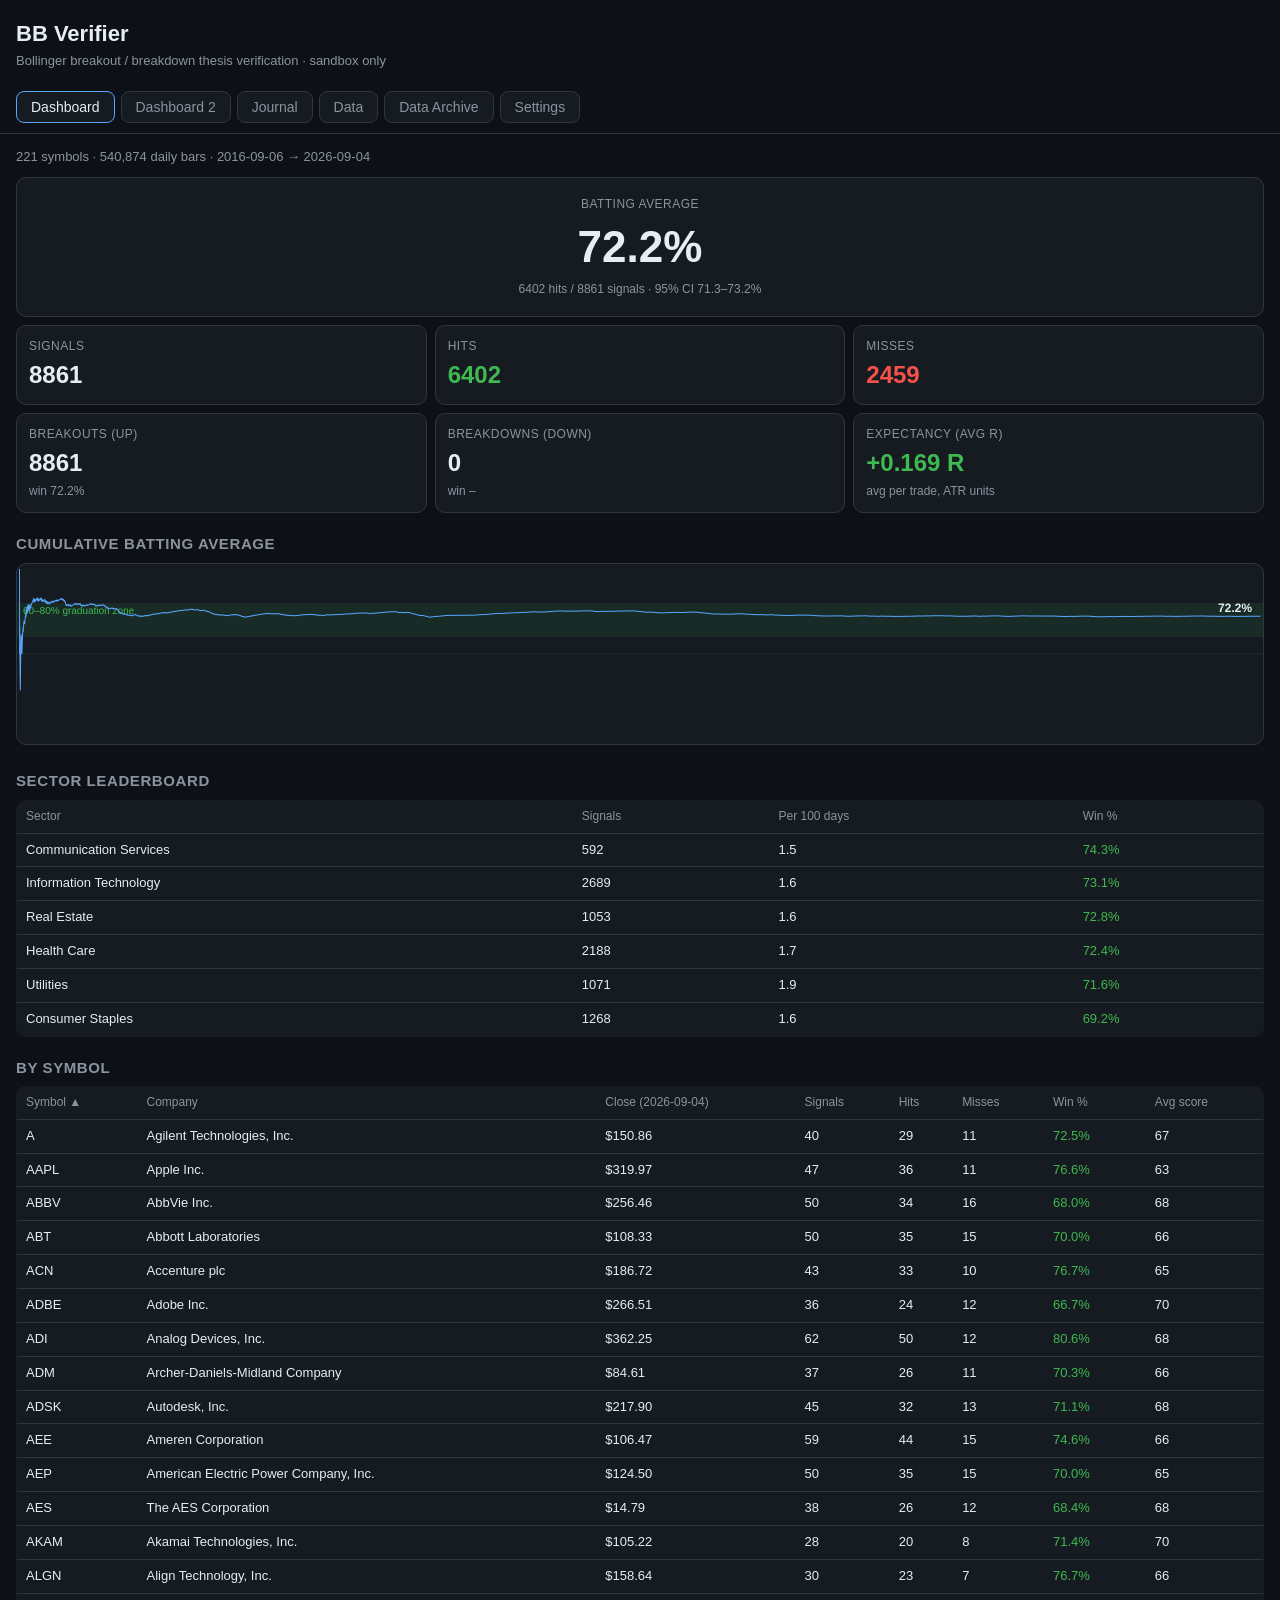
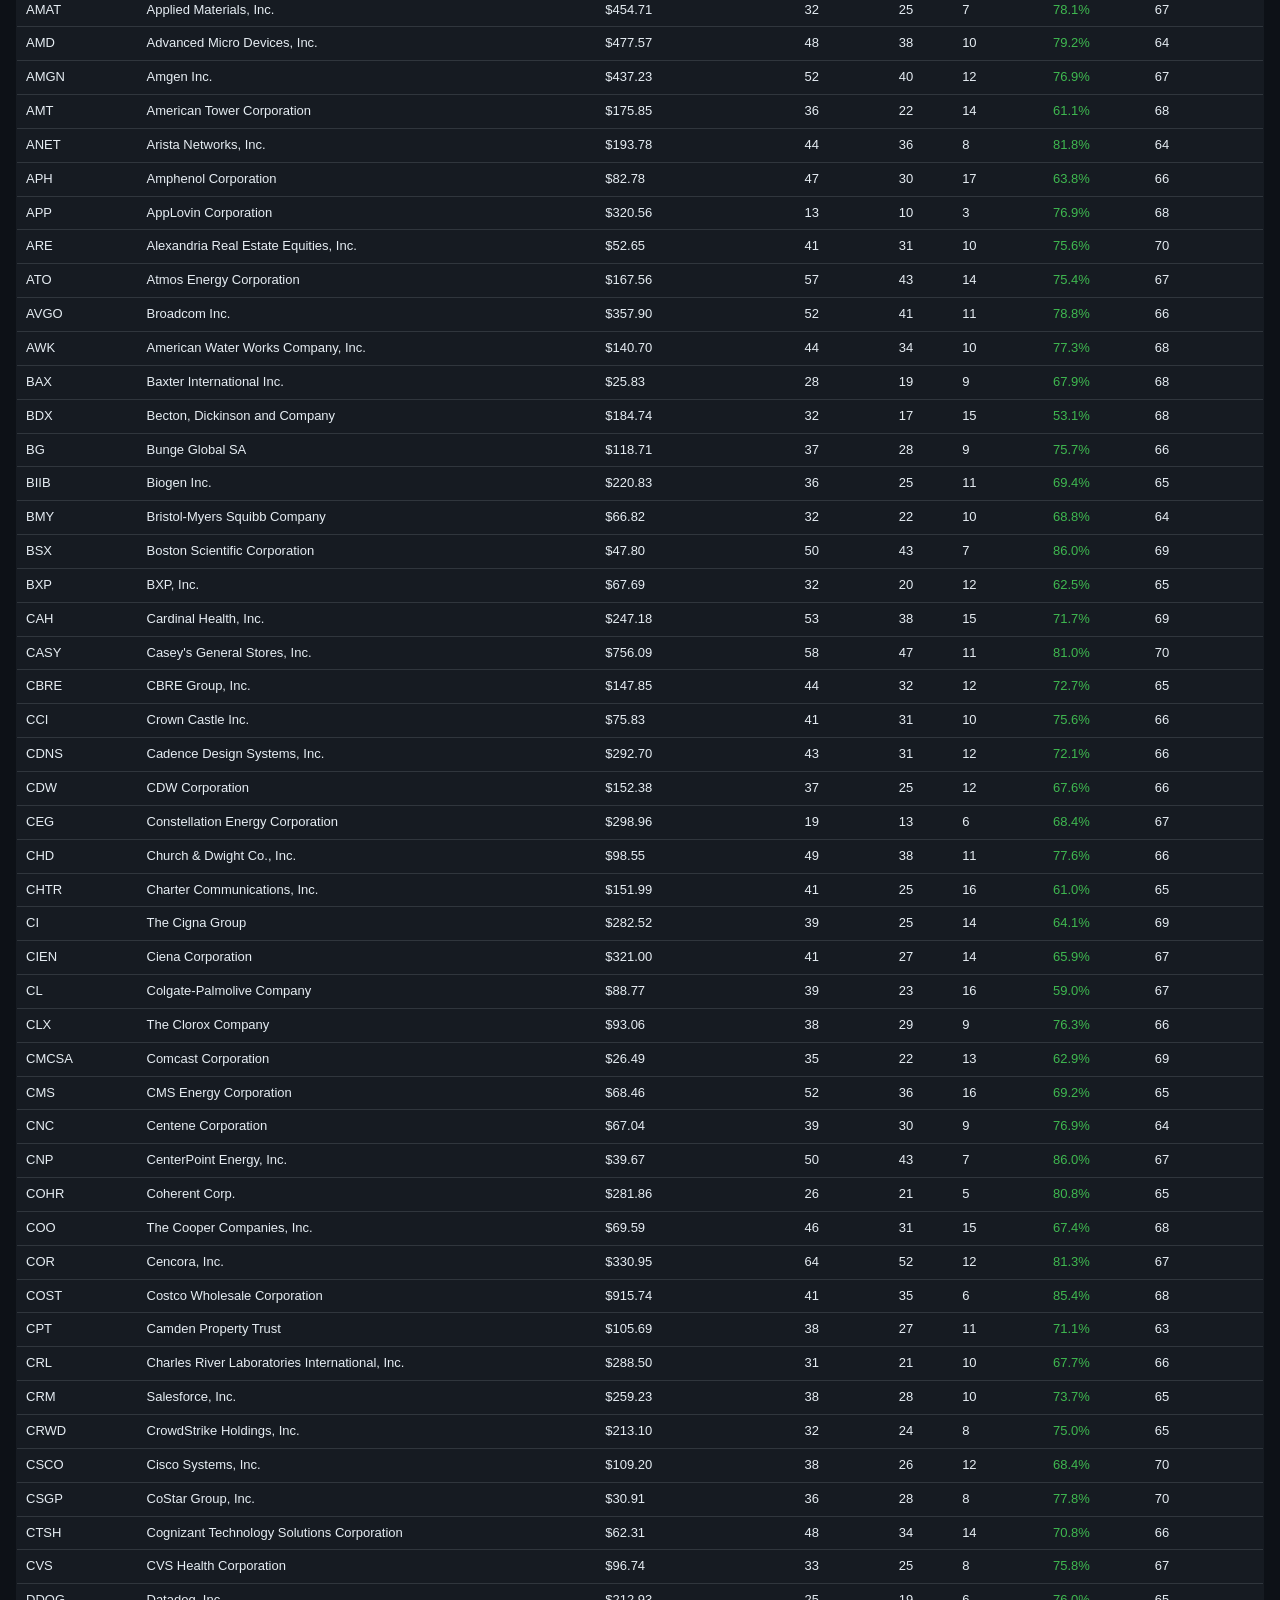
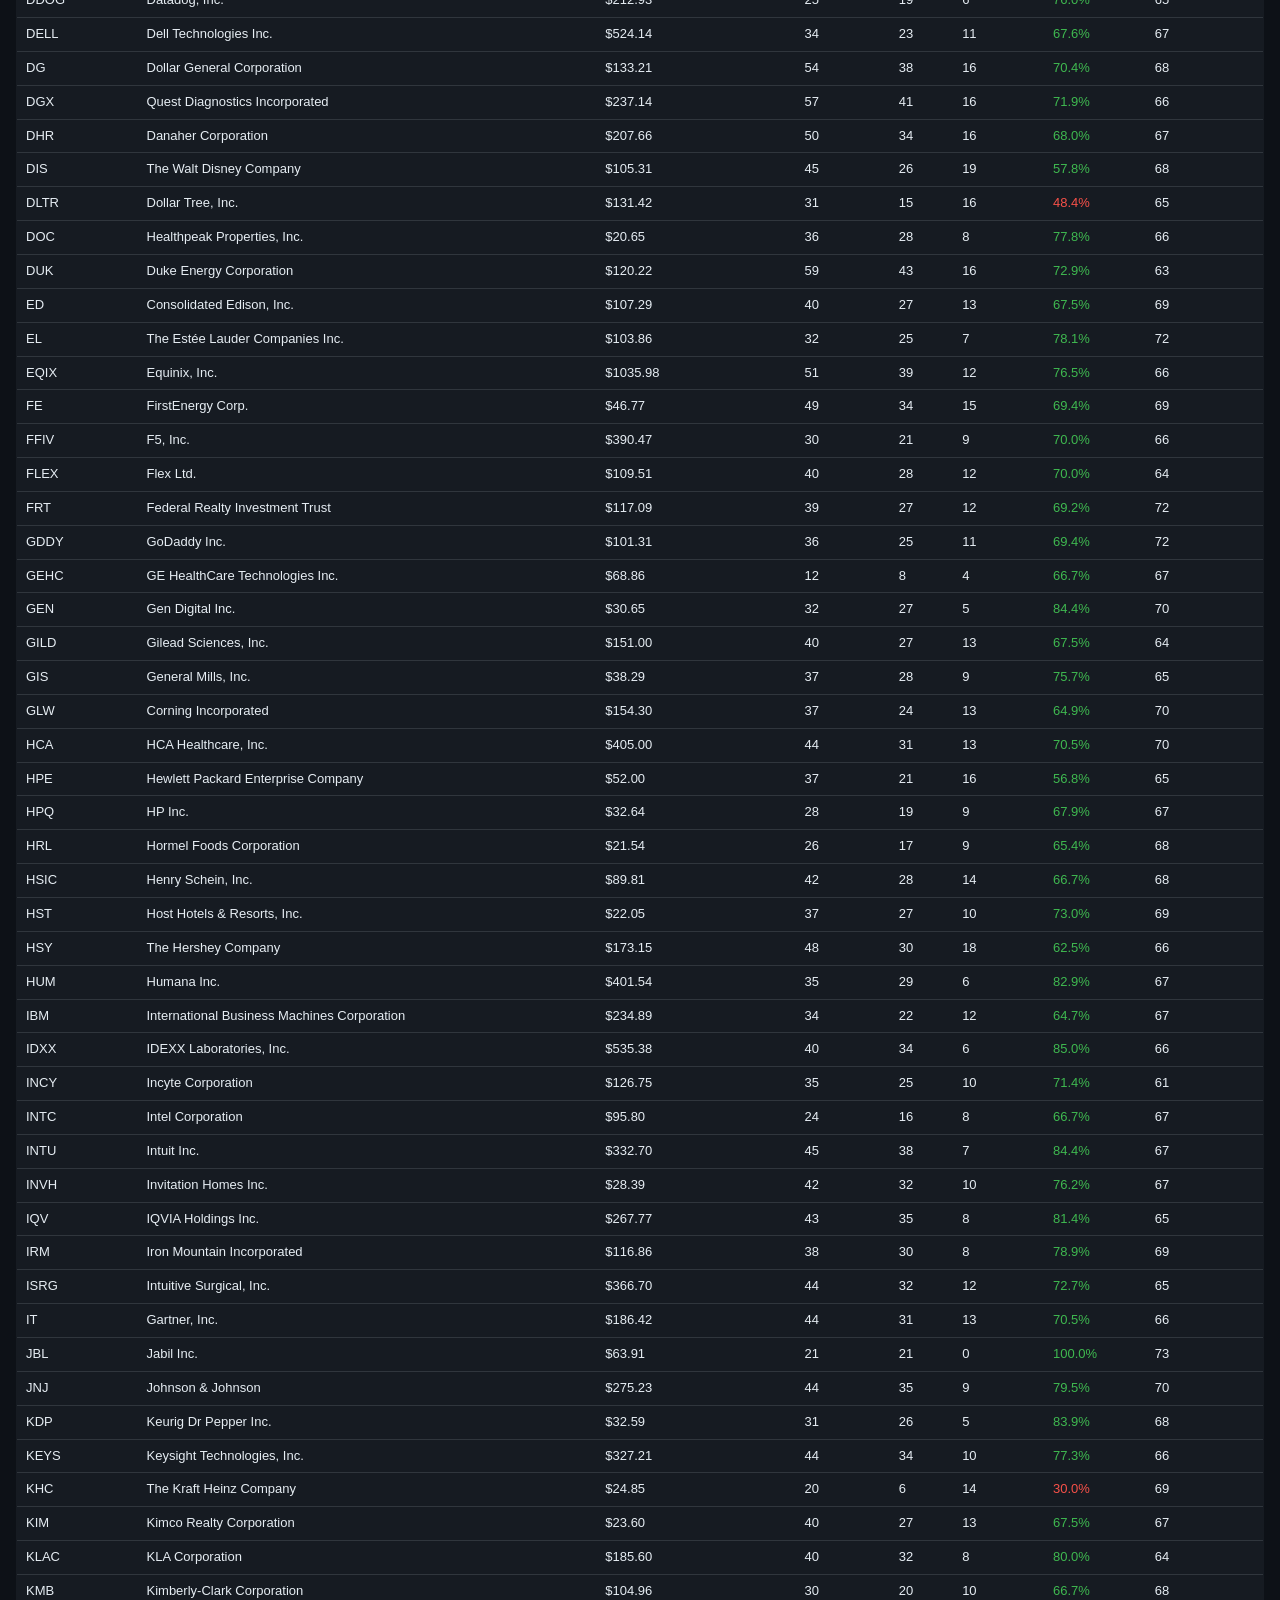
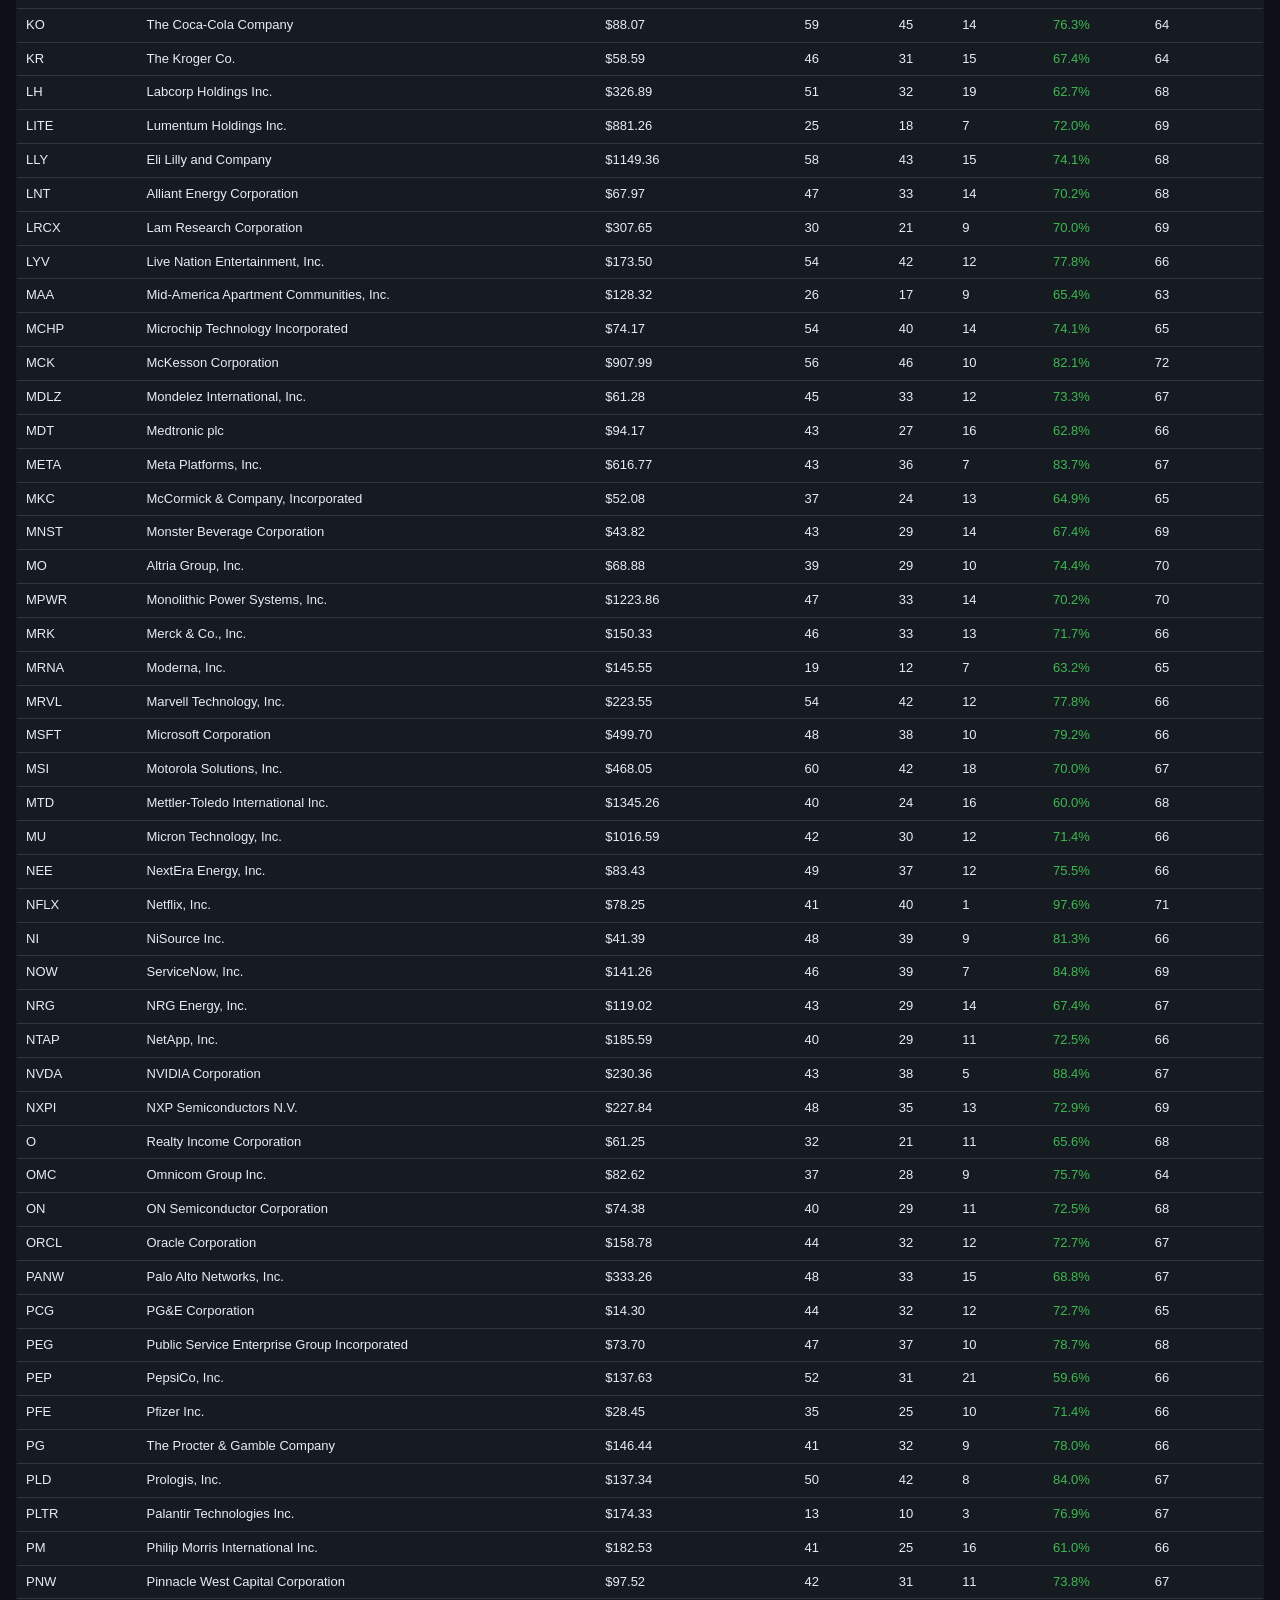
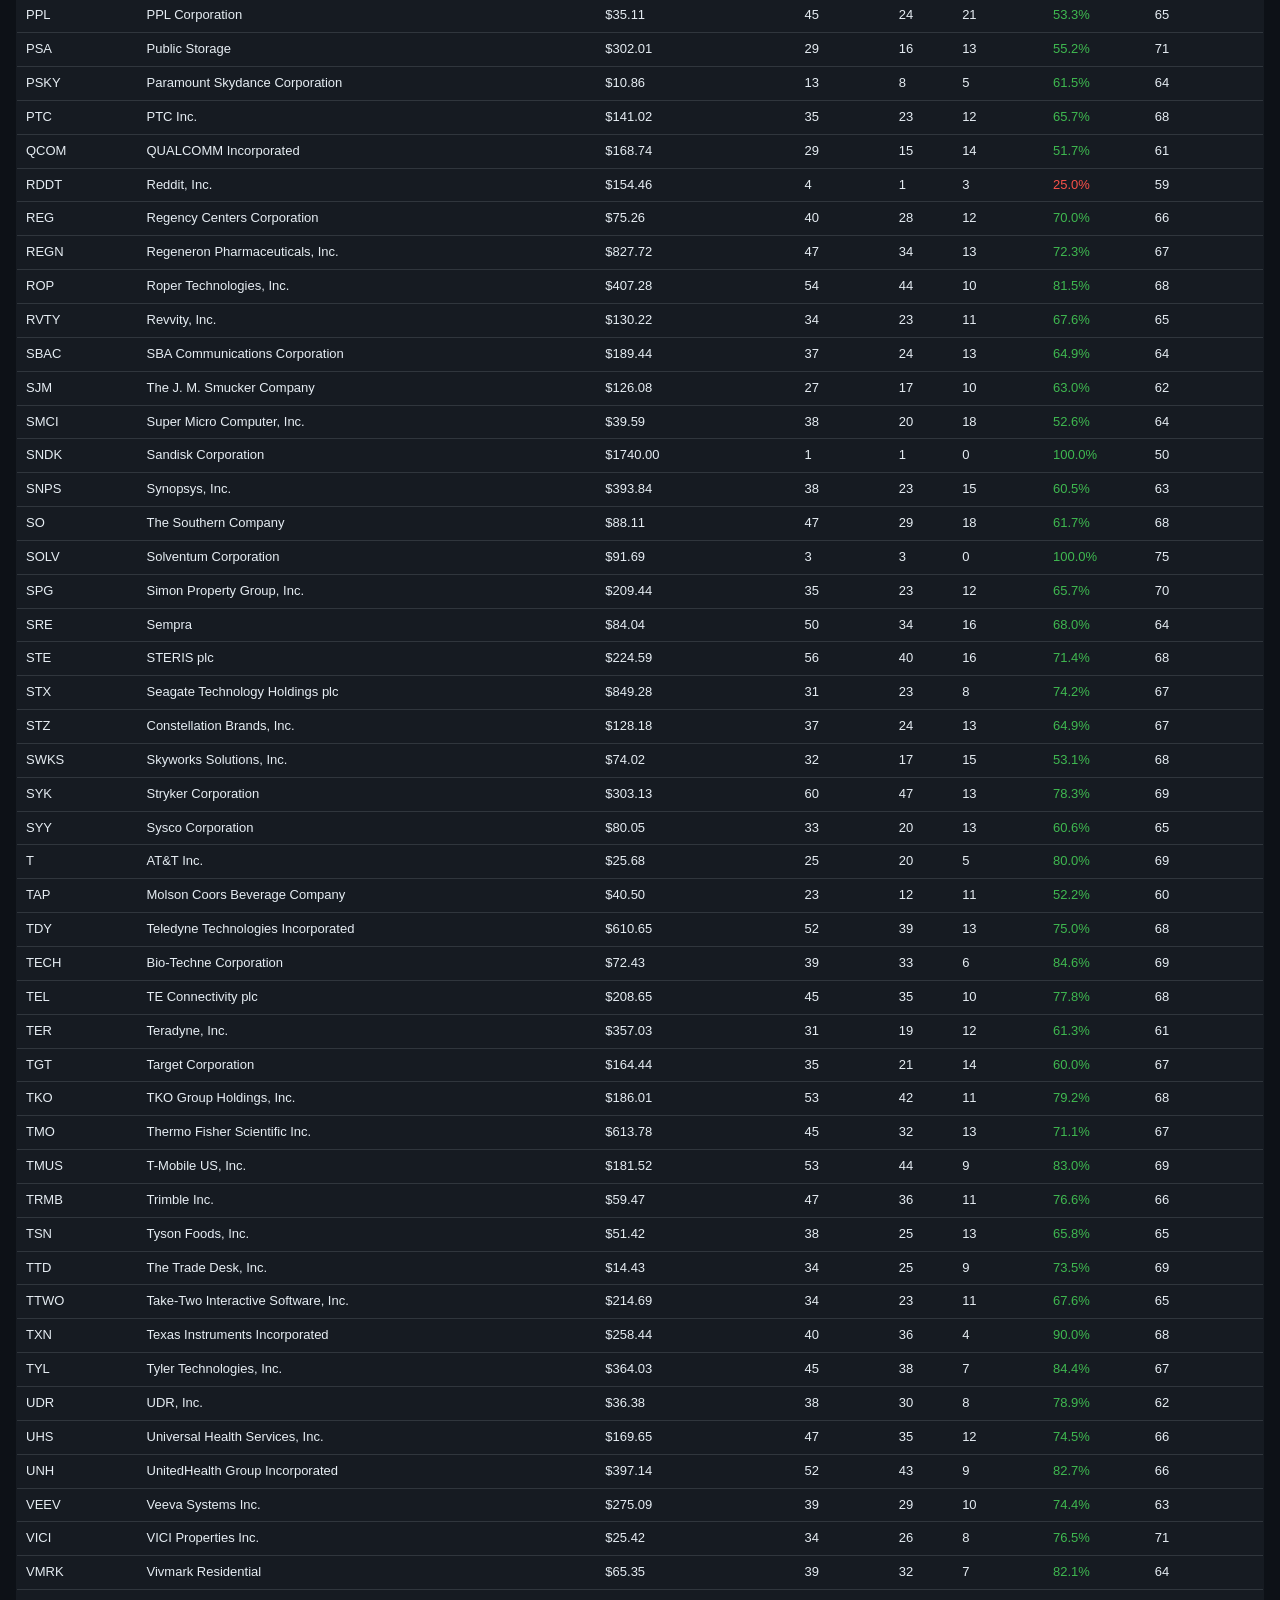
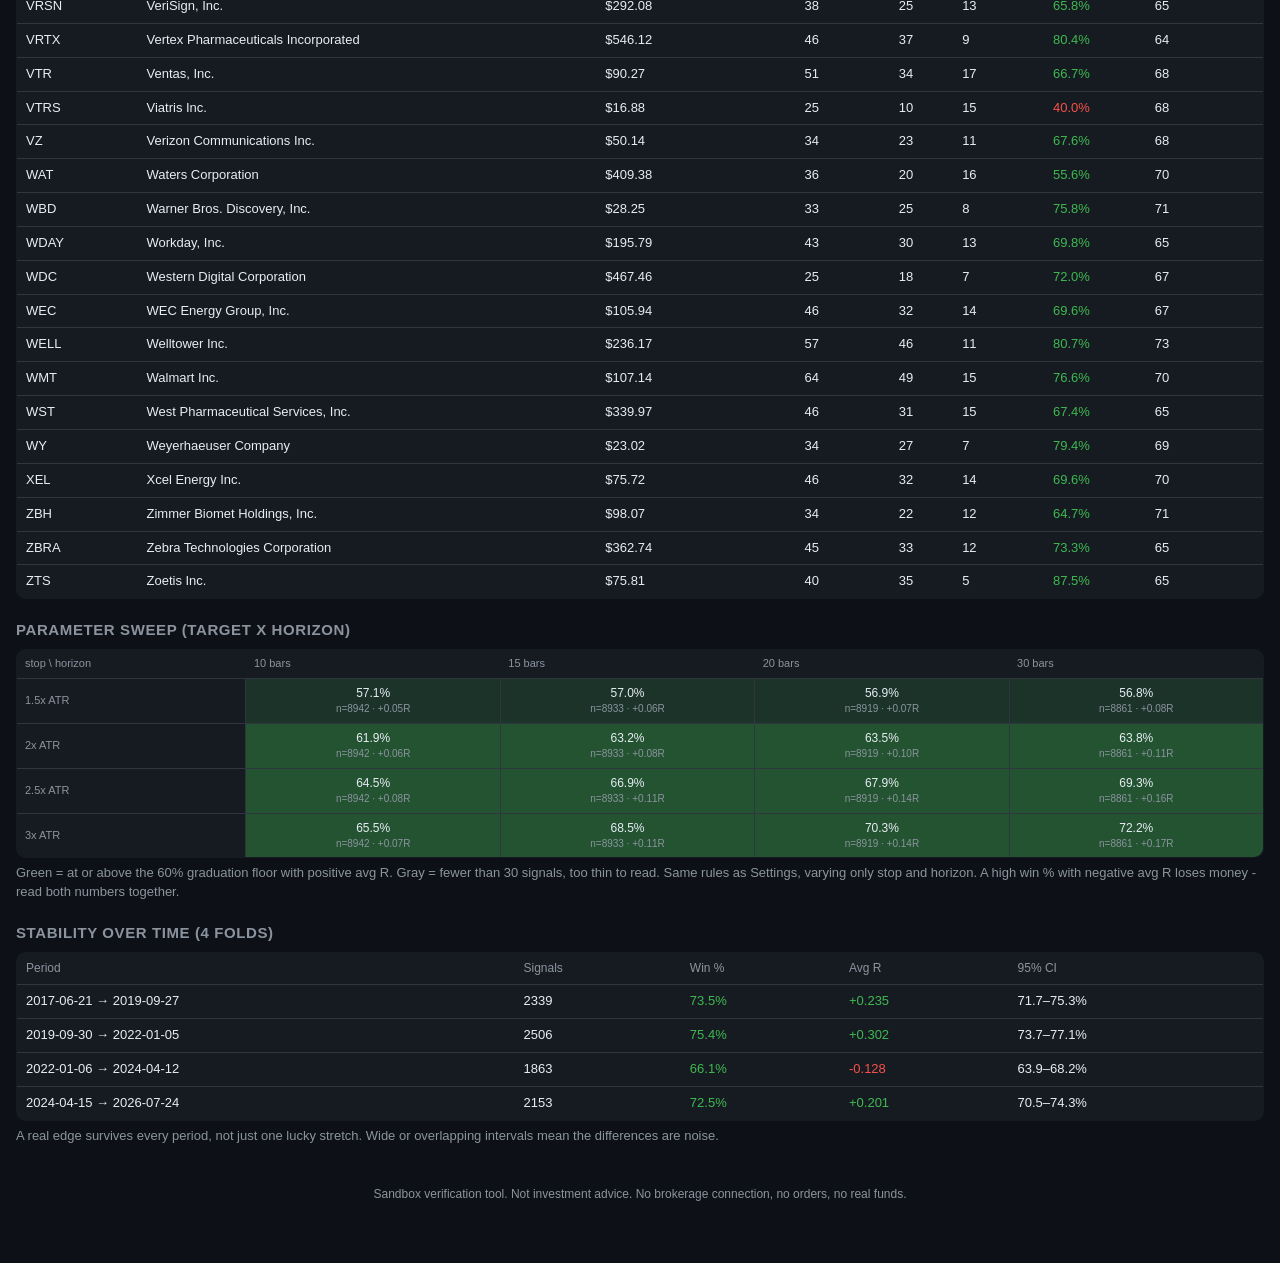
<file: index.html>
<!DOCTYPE html>
<html lang="en">
<head>
<meta charset="utf-8">
<meta name="viewport" content="width=device-width, initial-scale=1, viewport-fit=cover">
<title>BB Verifier</title>
<meta name="theme-color" content="#0d1117">
<link rel="manifest" href="manifest.webmanifest">
<link rel="icon" href="icon-192.png">
<link rel="apple-touch-icon" href="icon-192.png">
<meta name="apple-mobile-web-app-capable" content="yes">
<meta name="apple-mobile-web-app-status-bar-style" content="black-translucent">
<link rel="stylesheet" href="styles.css">
</head>
<body>
<header>
  <h1>BB Verifier</h1>
  <div class="sub">Bollinger breakout / breakdown thesis verification &middot; sandbox only</div>
</header>

<nav id="tabs">
  <button data-tab="dashboard" class="active">Dashboard</button>
  <button data-tab="dashboard2">Dashboard 2</button>
  <button data-tab="journal">Journal</button>
  <button data-tab="data">Data</button>
  <button data-tab="archive">Data Archive</button>
  <button data-tab="settings">Settings</button>
</nav>

<main>
<section id="tab-dashboard" class="tab active">
  <div id="status-line" class="status">Loading bundled data&hellip;</div>
  <div class="kpis">
    <div class="kpi hero"><div class="kpi-label">Batting average</div><div class="kpi-val" id="k-ba">&ndash;</div><div class="kpi-sub" id="k-ba-sub"></div></div>
    <div class="kpi"><div class="kpi-label">Signals</div><div class="kpi-val" id="k-sig">&ndash;</div></div>
    <div class="kpi"><div class="kpi-label">Hits</div><div class="kpi-val hit" id="k-hit">&ndash;</div></div>
    <div class="kpi"><div class="kpi-label">Misses</div><div class="kpi-val miss" id="k-miss">&ndash;</div></div>
    <div class="kpi"><div class="kpi-label">Breakouts (up)</div><div class="kpi-val" id="k-up">&ndash;</div><div class="kpi-sub" id="k-up-sub"></div></div>
    <div class="kpi"><div class="kpi-label">Breakdowns (down)</div><div class="kpi-val" id="k-dn">&ndash;</div><div class="kpi-sub" id="k-dn-sub"></div></div>
    <div class="kpi"><div class="kpi-label">Expectancy (avg R)</div><div class="kpi-val" id="k-avgr">&ndash;</div><div class="kpi-sub" id="k-avgr-sub"></div></div>
  </div>
  <h2>Cumulative batting average</h2>
  <canvas id="chart" height="180"></canvas>
  <h2>Sector leaderboard</h2>
  <table id="sector-table"><thead><tr><th>Sector</th><th>Signals</th><th>Per 100 days</th><th>Win %</th></tr></thead><tbody></tbody></table>
  <h2>By symbol</h2>
  <table id="symbol-table"><thead><tr><th>Symbol</th><th>Company</th><th>Close</th><th>Signals</th><th>Hits</th><th>Misses</th><th>Win %</th><th>Avg score</th></tr></thead><tbody></tbody></table>
</section>

<section id="tab-dashboard2" class="tab">
  <div id="status-line-2" class="status">Deep-history window loads the first time you open this tab.</div>
  <div class="kpis">
    <div class="kpi hero"><div class="kpi-label">Batting average</div><div class="kpi-val" id="k2-ba">&ndash;</div><div class="kpi-sub" id="k2-ba-sub"></div></div>
    <div class="kpi"><div class="kpi-label">Signals</div><div class="kpi-val" id="k2-sig">&ndash;</div></div>
    <div class="kpi"><div class="kpi-label">Hits</div><div class="kpi-val hit" id="k2-hit">&ndash;</div></div>
    <div class="kpi"><div class="kpi-label">Misses</div><div class="kpi-val miss" id="k2-miss">&ndash;</div></div>
    <div class="kpi"><div class="kpi-label">Breakouts (up)</div><div class="kpi-val" id="k2-up">&ndash;</div><div class="kpi-sub" id="k2-up-sub"></div></div>
    <div class="kpi"><div class="kpi-label">Breakdowns (down)</div><div class="kpi-val" id="k2-dn">&ndash;</div><div class="kpi-sub" id="k2-dn-sub"></div></div>
    <div class="kpi"><div class="kpi-label">Expectancy (avg R)</div><div class="kpi-val" id="k2-avgr">&ndash;</div><div class="kpi-sub" id="k2-avgr-sub"></div></div>
  </div>
  <h2>Sector leaderboard (2005-2026)</h2>
  <table id="sector-table2"><thead><tr><th>Sector</th><th>Signals</th><th>Per 100 days</th><th>Win %</th></tr></thead><tbody></tbody></table>
  <p class="muted">Same 221-symbol universe and the same settings as the main Dashboard, run on the deep window 2005-01-01 &rarr; 2026-09-04 (about 21 years, 1.1M daily bars). The deep data loads on first visit to this tab so the app stays light. Apply and re-run in Settings recomputes both dashboards.</p>
</section>

<section id="tab-journal" class="tab">
  <div class="journal-filter" id="journal-filter"></div>
  <table id="journal-table"><thead><tr><th>Date</th><th>Symbol</th><th>Dir</th><th>Score</th><th>Reasons</th><th>Result</th><th>Bars</th></tr></thead><tbody></tbody></table>
  <div id="audit" class="audit hidden"></div>
</section>

<section id="tab-data" class="tab">
  <h2>Loaded data</h2>
  <div id="data-summary"></div>
  <h2>Import Yahoo CSV</h2>
  <p class="muted">Yahoo Finance &rarr; symbol page &rarr; Historical Data &rarr; Download. Columns: Date, Open, High, Low, Close, Adj Close, Volume.</p>
  <div class="row"><input type="text" id="csv-symbol" placeholder="Symbol (e.g. XLV)"><input type="file" id="csv-file" accept=".csv,text/csv"></div>
  <h2>Backup</h2>
  <div class="row">
    <button id="export-json">Export JSON</button>
    <button id="export-csv">Export journal CSV</button>
    <button id="import-json-btn">Import backup JSON</button>
    <input type="file" id="import-json" accept=".json,application/json" class="hidden">
  </div>
  <p class="muted">Export before clearing browser data. Import restores data + journal on any device.</p>
</section>

<section id="tab-archive" class="tab">
  <h2>Data archive</h2>
  <p>Full max-history daily data for all 502 S&amp;P 500 symbols. Hosted permanently at <a href="https://github.com/TradingSniper/bb/releases/tag/data-archive-v1" target="_blank" rel="noopener">https://github.com/TradingSniper/bb/releases/tag/data-archive-v1</a></p>
  <h2>What's included</h2>
  <ul class="dl-list">
    <li>Every S&amp;P 500 symbol (502 total), daily bars from its first trading day through 2026-09-04. Oldest bars reach 1970.</li>
    <li>4,327,586 daily bars in total - date, open, high, low, close, adjusted close, volume.</li>
    <li>Every dividend (48,424) and split (1,487) on record, in events.json.</li>
    <li>Two formats below: clean CSVs (one per symbol, easiest to use) and the raw source JSON.</li>
  </ul>

  <h2>Clean CSVs (recommended)</h2>
  <p class="muted">One CSV per symbol, plus events.json with every dividend and split. 70MB compressed in 3 parts - download all three, in this order:</p>
  <ul class="dl-list">
    <li><a href="https://github.com/TradingSniper/bb/releases/download/data-archive-v1/1-csv.tar.gz.part00">1-csv.tar.gz.part00</a></li>
    <li><a href="https://github.com/TradingSniper/bb/releases/download/data-archive-v1/2-csv.tar.gz.part01">2-csv.tar.gz.part01</a></li>
    <li><a href="https://github.com/TradingSniper/bb/releases/download/data-archive-v1/3-csv.tar.gz.part02">3-csv.tar.gz.part02</a></li>
  </ul>
  <pre class="code">cat 1-csv.tar.gz.part00 2-csv.tar.gz.part01 3-csv.tar.gz.part02 &gt; yahoo_sp500_daily_csv.tar.gz
tar xzf yahoo_sp500_daily_csv.tar.gz</pre>

  <h2>Raw Yahoo JSON (full API responses)</h2>
  <p class="muted">Unmodified source responses per symbol. 107MB compressed in 5 parts. The part numbering on GitHub is out of order - use this exact order:</p>
  <ul class="dl-list">
    <li><a href="https://github.com/TradingSniper/bb/releases/download/data-archive-v1/4-json.tar.gz.part00">4-json.tar.gz.part00</a></li>
    <li><a href="https://github.com/TradingSniper/bb/releases/download/data-archive-v1/6-json.tar.gz.part01">6-json.tar.gz.part01</a></li>
    <li><a href="https://github.com/TradingSniper/bb/releases/download/data-archive-v1/5-json.tar.gz.part02">5-json.tar.gz.part02</a></li>
    <li><a href="https://github.com/TradingSniper/bb/releases/download/data-archive-v1/1-json.tar.gz.part03">1-json.tar.gz.part03</a></li>
    <li><a href="https://github.com/TradingSniper/bb/releases/download/data-archive-v1/2-json.tar.gz.part04">2-json.tar.gz.part04</a></li>
  </ul>
  <pre class="code">cat 4-json.tar.gz.part00 6-json.tar.gz.part01 5-json.tar.gz.part02 1-json.tar.gz.part03 2-json.tar.gz.part04 &gt; yahoo_sp500_raw_json.tar.gz
tar xzf yahoo_sp500_raw_json.tar.gz</pre>

  <h2>Coverage</h2>
  <p class="muted">502 symbols: Industrials 77, Information Technology 70, Financials 70, Health Care 53, Consumer Discretionary 44, Consumer Staples 32, Real Estate 27, Utilities 23, Materials 22, Energy 17, Communication Services 17 (452 classified; 50 newer listings unclassified). Tick symbols use dash format (BRK-B, BF-B). To use a symbol here, unpack its CSV and import it on the Data tab.</p>
</section>

<section id="tab-settings" class="tab">
  <h2>Signal rules</h2>
  <div class="settings-grid">
    <label>Bollinger length <input type="number" id="s-bblen" value="20" min="5" max="100"></label>
    <label>Bollinger mult <input type="number" id="s-bbmult" value="2" step="0.1" min="0.5" max="5"></label>
    <label>Squeeze lookback <input type="number" id="s-sqlook" value="126" min="20" max="500"></label>
    <label>Squeeze percentile <input type="number" id="s-sqpct" value="0.20" step="0.05" min="0.05" max="0.9"></label>
    <label>Volume multiple <input type="number" id="s-volmult" value="1.5" step="0.1" min="0" max="10"></label>
    <label>ATR length <input type="number" id="s-atrlen" value="14" min="2" max="100"></label>
    <label>Target (ATR mult) <input type="number" id="s-target" value="1.0" step="0.1" min="0.1" max="10"></label>
    <label>Stop (ATR mult) <input type="number" id="s-stop" value="1.0" step="0.1" min="0.1" max="10"></label>
    <label>Strategy <select id="s-mode"><option value="mr">Mean reversion (buy dips in uptrends)</option><option value="bo">Breakout following</option></select></label>
    <label>Direction (breakout mode) <input type="text" id="s-dir-note" value="Long breakouts only" disabled></label>
    <label>Horizon (bars) <input type="number" id="s-horizon" value="5" min="1" max="60"></label>
    <label>Cooldown (bars) <input type="number" id="s-cooldown" value="5" min="0" max="60"></label>
  </div>
  <h2>Required confirmations</h2>
  <div class="settings-grid">
    <label><input type="checkbox" id="s-req-squeeze"> Require squeeze</label>
    <label><input type="checkbox" id="s-req-vol"> Require volume confirm</label>
    <label><input type="checkbox" id="s-req-trend"> Require trend align (SMA50)</label>
    <label><input type="checkbox" id="s-excl-news"> Exclude news days (&gt;4% move)</label>
  </div>
  <h2>Presets</h2>
  <div class="row">
    <button id="preset-verified">Verified default (stop 3x, horizon 30)</button>
    <button id="preset-aggressive">Aggressive (stop 3.5x, horizon 40)</button>
  </div>
  <p class="muted" id="preset-note">Aggressive is parked, not default: OOS 79.1% win rate, +0.36R avg, wider stops and longer holds - high risk, high reward. Loading a preset fills the fields; click Apply and re-run to use it.</p>
  <div class="row"><button id="apply-settings">Apply and re-run</button><button id="reset-settings">Reset defaults</button></div>
  <h2>Backtesting universe</h2>
  <p class="muted" id="universe-list"></p>
  <h2>How a hit is scored</h2>
  <p class="muted" id="rules-explainer"></p>
</section>
</main>

<footer>Sandbox verification tool. Not investment advice. No brokerage connection, no orders, no real funds.</footer>
<script src="1-bundle_a.js"></script>
<script src="2-bundle_b.js"></script>
<script src="engine.js"></script>
<script src="app.js"></script>
</body>
</html>
</file>
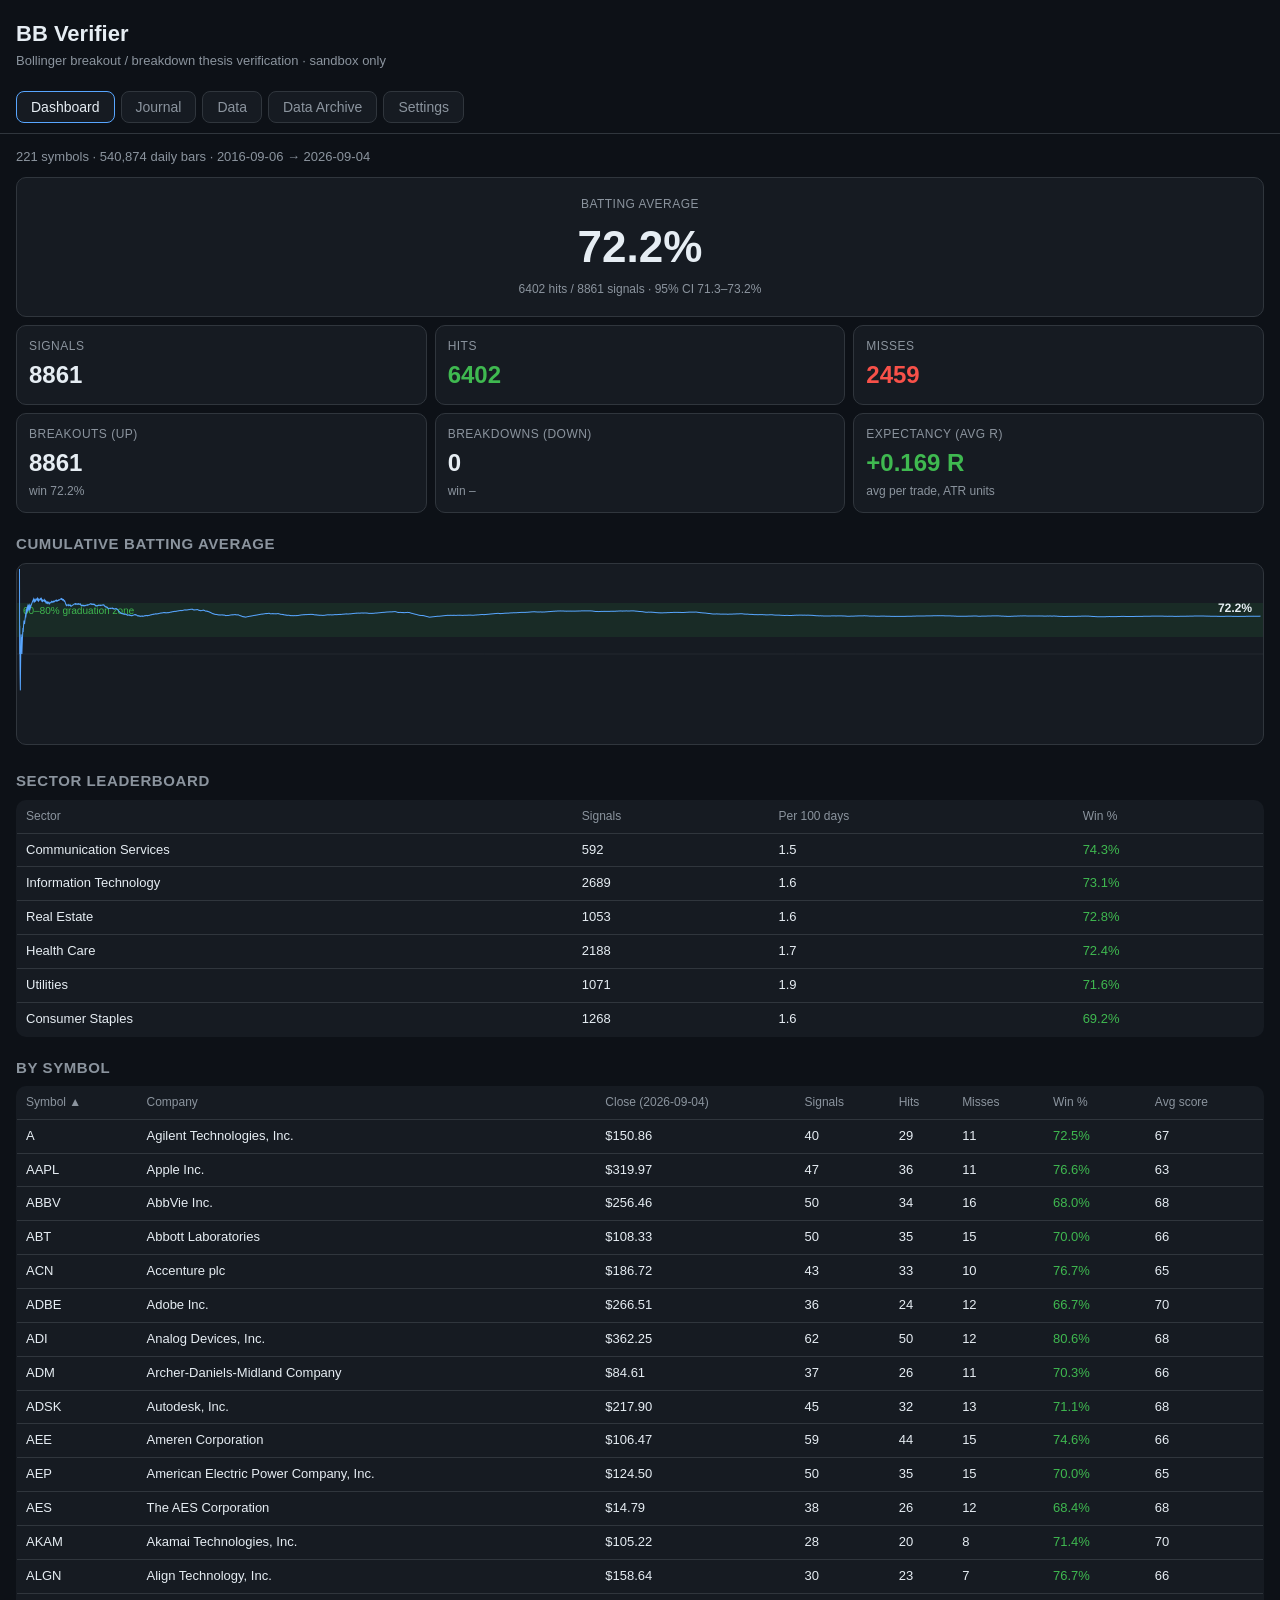
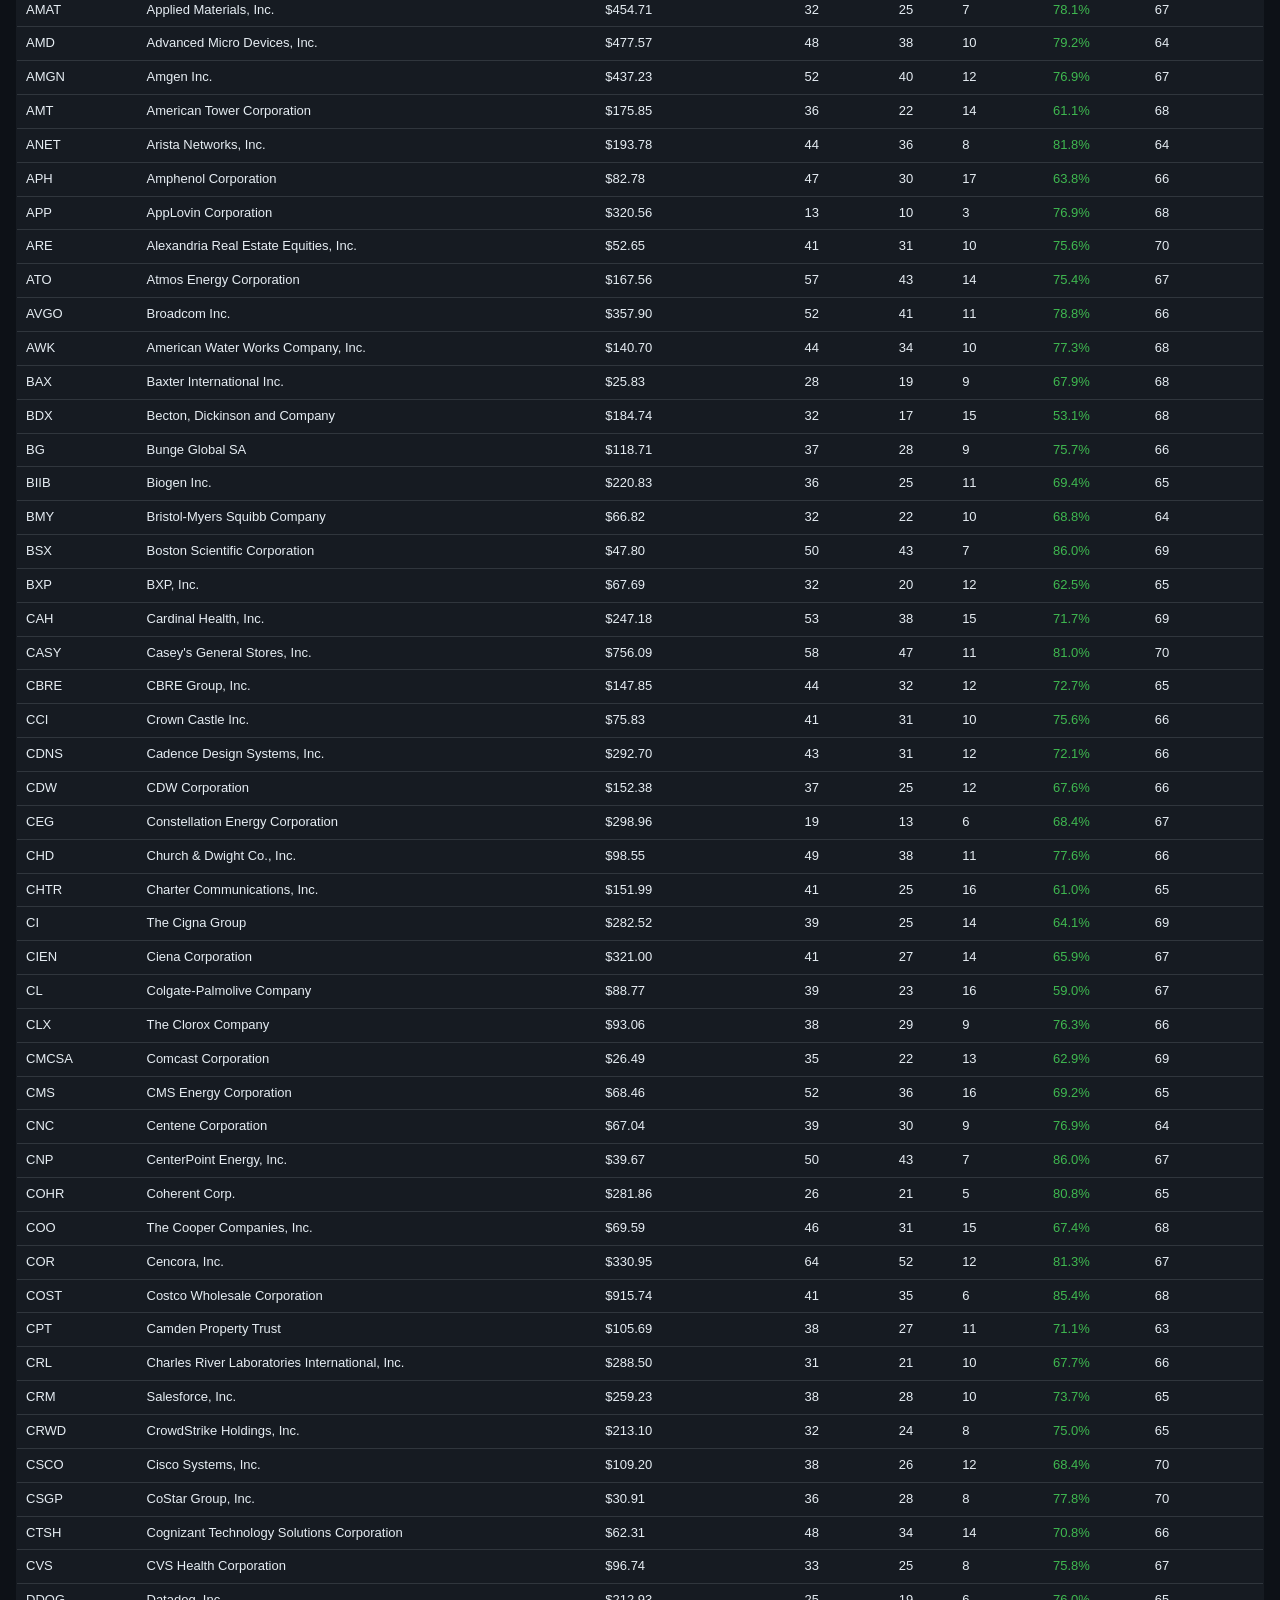
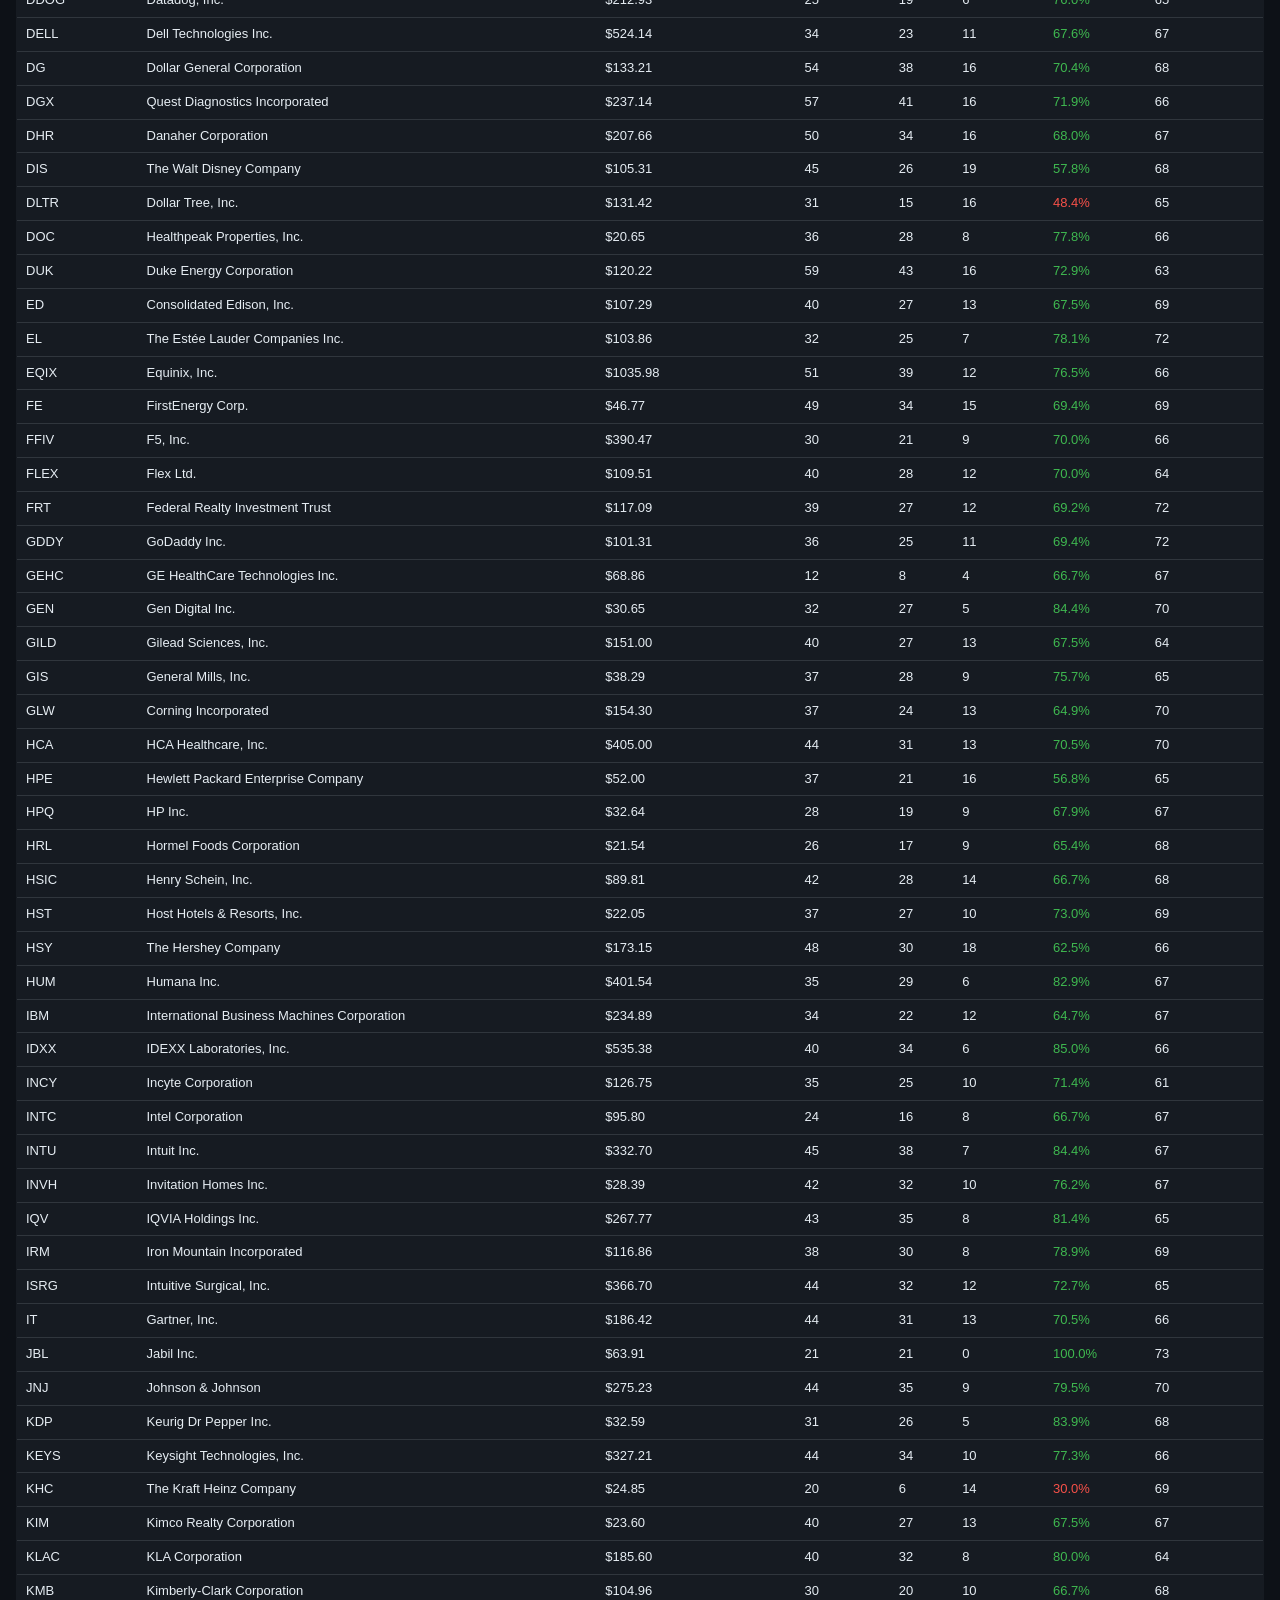
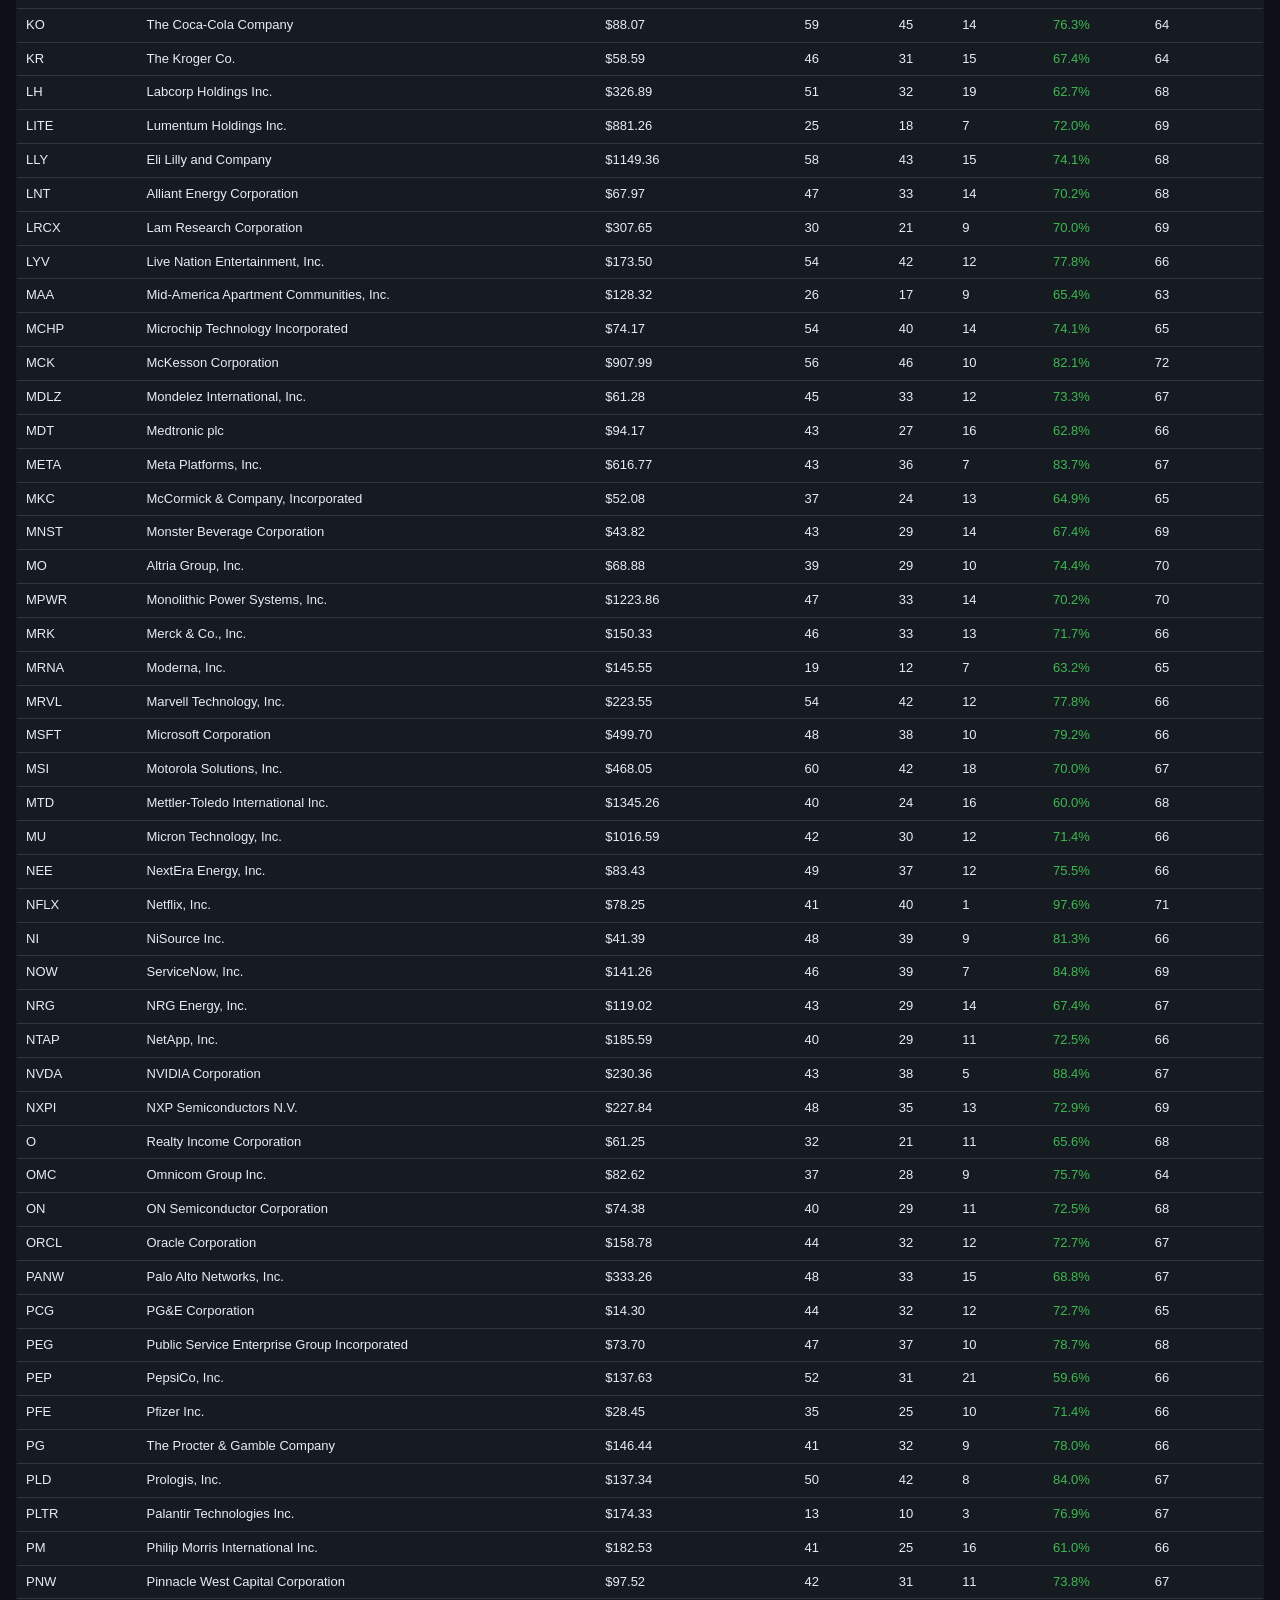
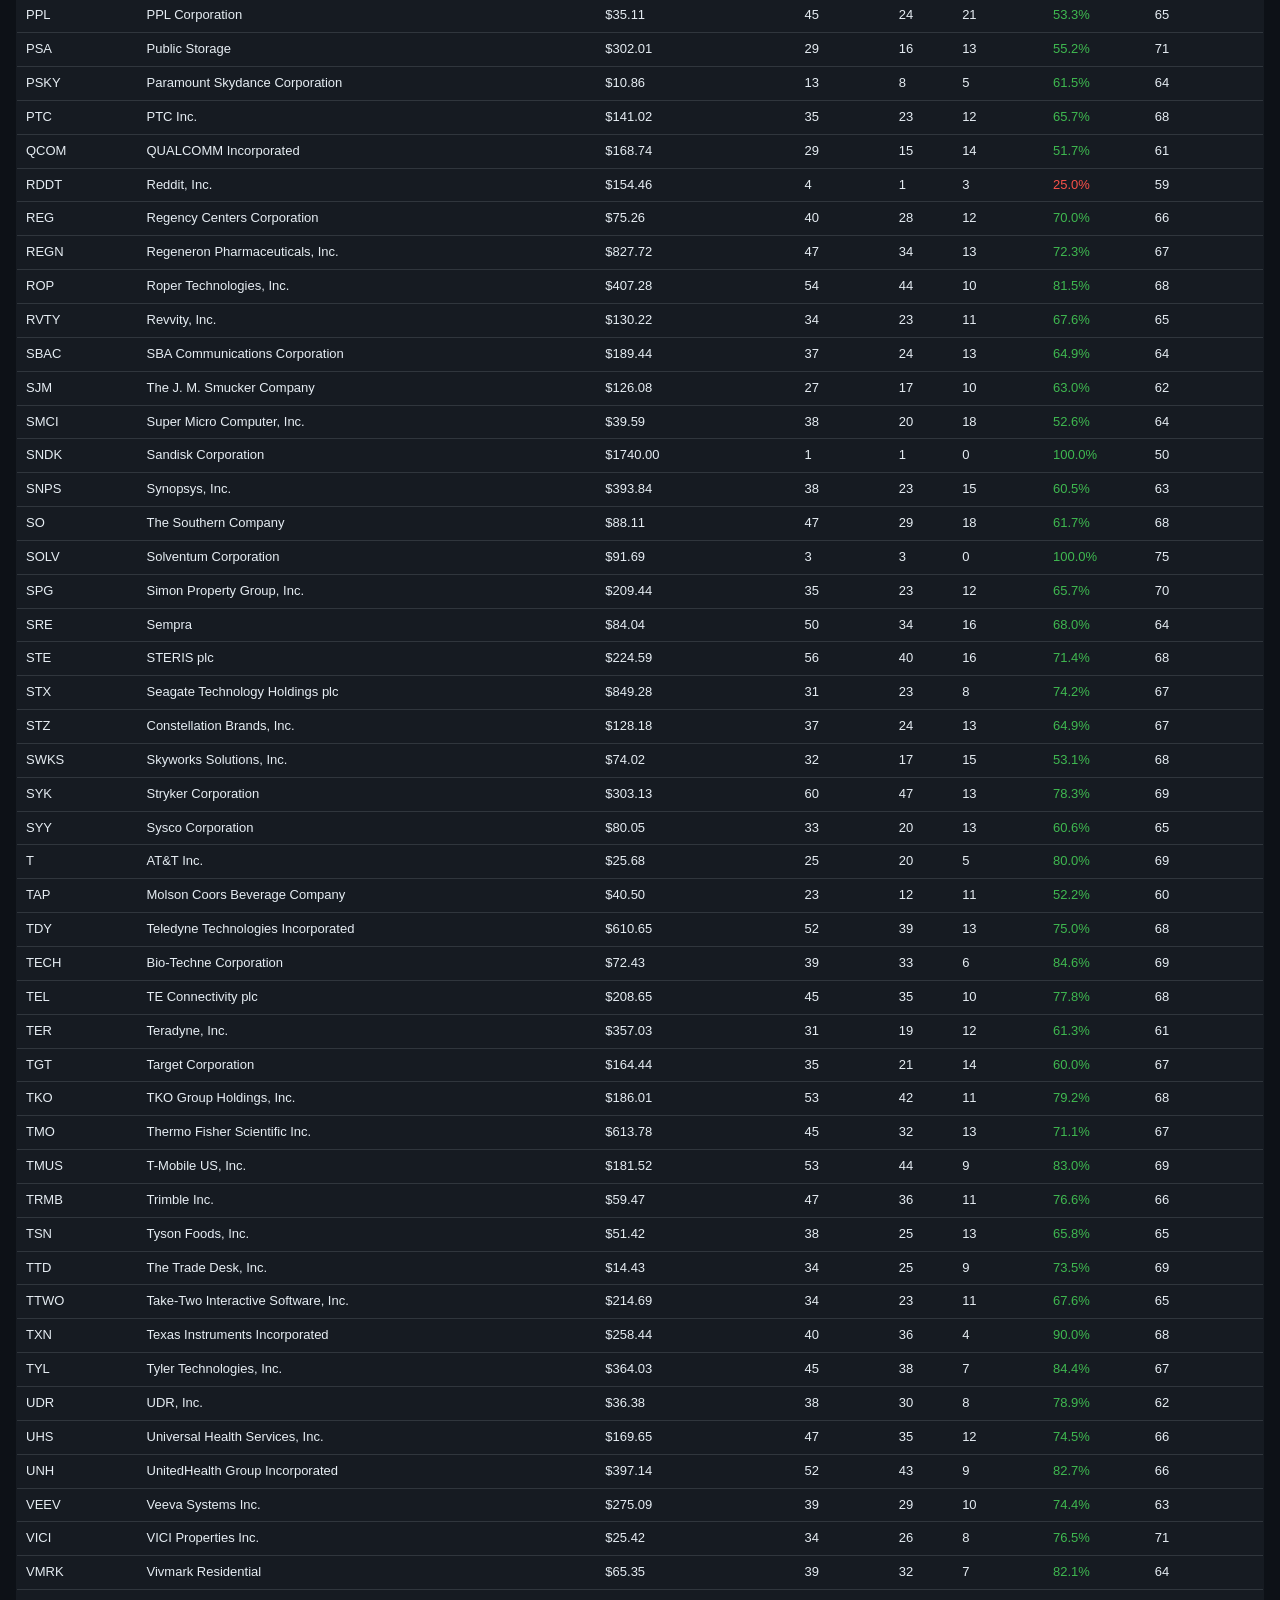
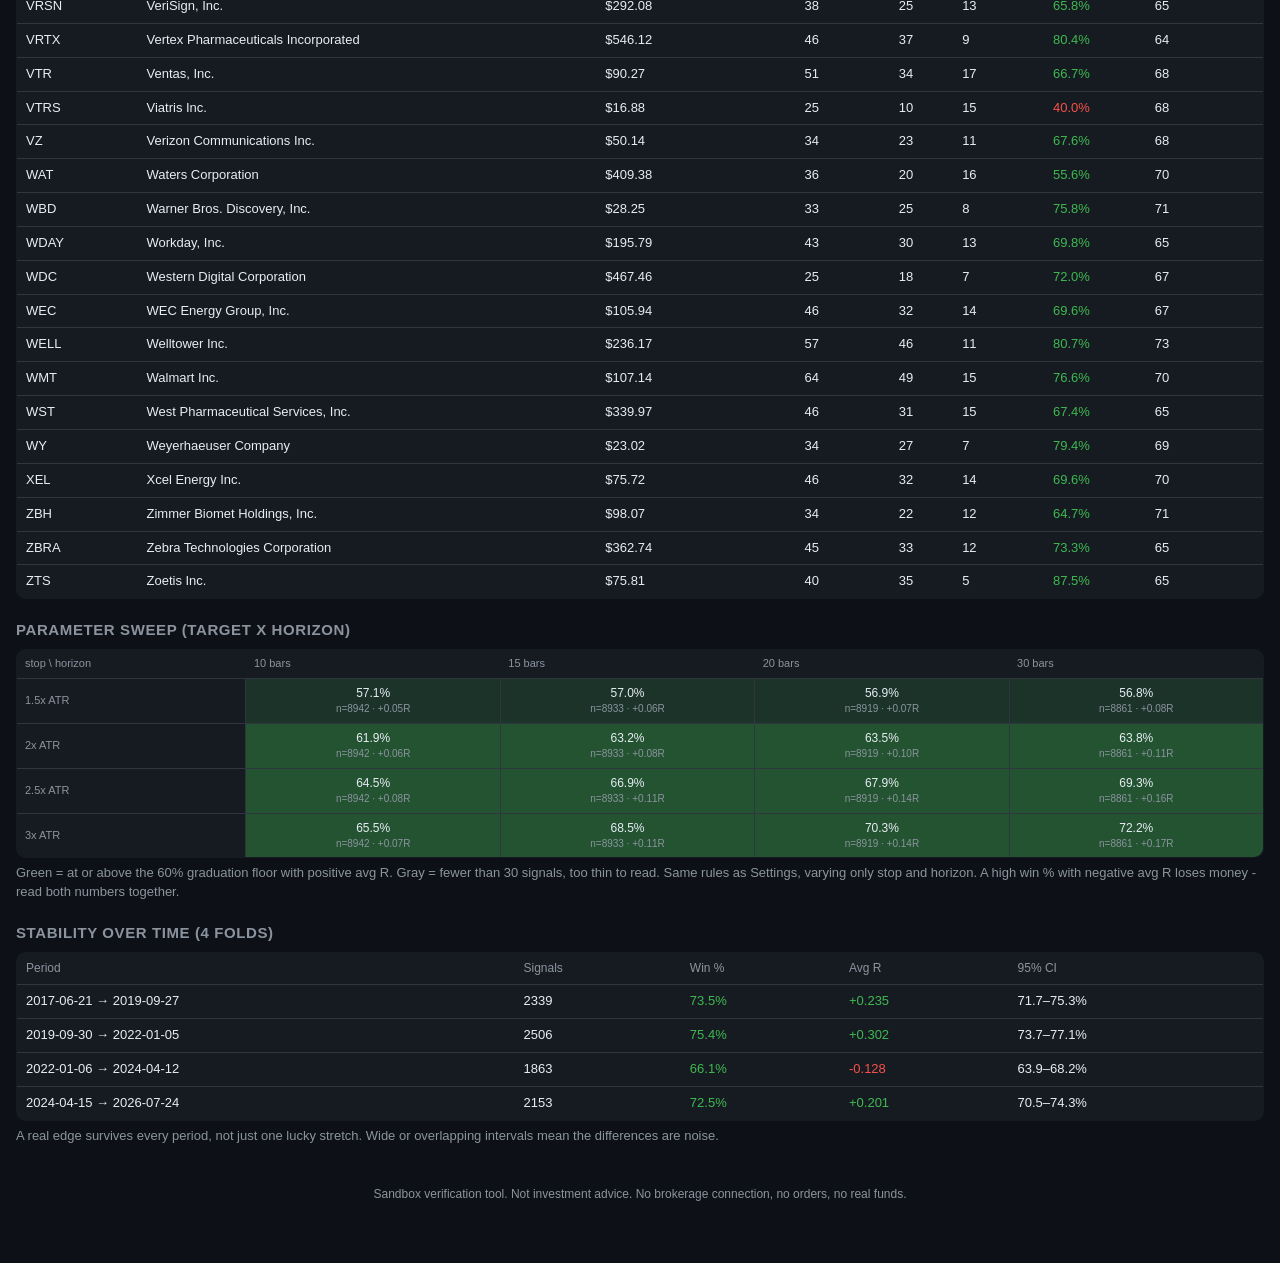
<file: 1-index_v4.html>
<!DOCTYPE html>
<html lang="en">
<head>
<meta charset="utf-8">
<meta name="viewport" content="width=device-width, initial-scale=1, viewport-fit=cover">
<title>BB Verifier</title>
<meta name="theme-color" content="#0d1117">
<link rel="manifest" href="manifest.webmanifest">
<link rel="icon" href="icon-192.png">
<link rel="apple-touch-icon" href="icon-192.png">
<meta name="apple-mobile-web-app-capable" content="yes">
<meta name="apple-mobile-web-app-status-bar-style" content="black-translucent">
<link rel="stylesheet" href="styles.css">
</head>
<body>
<header>
  <h1>BB Verifier</h1>
  <div class="sub">Bollinger breakout / breakdown thesis verification &middot; sandbox only</div>
</header>

<nav id="tabs">
  <button data-tab="dashboard" class="active">Dashboard</button>
  <button data-tab="journal">Journal</button>
  <button data-tab="data">Data</button>
  <button data-tab="archive">Data Archive</button>
  <button data-tab="settings">Settings</button>
</nav>

<main>
<section id="tab-dashboard" class="tab active">
  <div id="status-line" class="status">Loading bundled data&hellip;</div>
  <div class="kpis">
    <div class="kpi hero"><div class="kpi-label">Batting average</div><div class="kpi-val" id="k-ba">&ndash;</div><div class="kpi-sub" id="k-ba-sub"></div></div>
    <div class="kpi"><div class="kpi-label">Signals</div><div class="kpi-val" id="k-sig">&ndash;</div></div>
    <div class="kpi"><div class="kpi-label">Hits</div><div class="kpi-val hit" id="k-hit">&ndash;</div></div>
    <div class="kpi"><div class="kpi-label">Misses</div><div class="kpi-val miss" id="k-miss">&ndash;</div></div>
    <div class="kpi"><div class="kpi-label">Breakouts (up)</div><div class="kpi-val" id="k-up">&ndash;</div><div class="kpi-sub" id="k-up-sub"></div></div>
    <div class="kpi"><div class="kpi-label">Breakdowns (down)</div><div class="kpi-val" id="k-dn">&ndash;</div><div class="kpi-sub" id="k-dn-sub"></div></div>
    <div class="kpi"><div class="kpi-label">Expectancy (avg R)</div><div class="kpi-val" id="k-avgr">&ndash;</div><div class="kpi-sub" id="k-avgr-sub"></div></div>
  </div>
  <h2>Cumulative batting average</h2>
  <canvas id="chart" height="180"></canvas>
  <h2>Sector leaderboard</h2>
  <table id="sector-table"><thead><tr><th>Sector</th><th>Signals</th><th>Per 100 days</th><th>Win %</th></tr></thead><tbody></tbody></table>
  <h2>By symbol</h2>
  <table id="symbol-table"><thead><tr><th>Symbol</th><th>Company</th><th>Close</th><th>Signals</th><th>Hits</th><th>Misses</th><th>Win %</th><th>Avg score</th></tr></thead><tbody></tbody></table>
</section>

<section id="tab-journal" class="tab">
  <div class="journal-filter" id="journal-filter"></div>
  <table id="journal-table"><thead><tr><th>Date</th><th>Symbol</th><th>Dir</th><th>Score</th><th>Reasons</th><th>Result</th><th>Bars</th></tr></thead><tbody></tbody></table>
  <div id="audit" class="audit hidden"></div>
</section>

<section id="tab-data" class="tab">
  <h2>Loaded data</h2>
  <div id="data-summary"></div>
  <h2>Import Yahoo CSV</h2>
  <p class="muted">Yahoo Finance &rarr; symbol page &rarr; Historical Data &rarr; Download. Columns: Date, Open, High, Low, Close, Adj Close, Volume.</p>
  <div class="row"><input type="text" id="csv-symbol" placeholder="Symbol (e.g. XLV)"><input type="file" id="csv-file" accept=".csv,text/csv"></div>
  <h2>Backup</h2>
  <div class="row">
    <button id="export-json">Export JSON</button>
    <button id="export-csv">Export journal CSV</button>
    <button id="import-json-btn">Import backup JSON</button>
    <input type="file" id="import-json" accept=".json,application/json" class="hidden">
  </div>
  <p class="muted">Export before clearing browser data. Import restores data + journal on any device.</p>
</section>

<section id="tab-archive" class="tab">
  <h2>Data archive</h2>
  <p>Full max-history daily data for all 502 S&amp;P 500 symbols. Hosted permanently at <a href="https://github.com/TradingSniper/bb/releases/tag/data-archive-v1" target="_blank" rel="noopener">https://github.com/TradingSniper/bb/releases/tag/data-archive-v1</a></p>
  <h2>What's included</h2>
  <ul class="dl-list">
    <li>Every S&amp;P 500 symbol (502 total), daily bars from its first trading day through 2026-09-04. Oldest bars reach 1970.</li>
    <li>4,327,586 daily bars in total - date, open, high, low, close, adjusted close, volume.</li>
    <li>Every dividend (48,424) and split (1,487) on record, in events.json.</li>
    <li>Two formats below: clean CSVs (one per symbol, easiest to use) and the raw source JSON.</li>
  </ul>

  <h2>Clean CSVs (recommended)</h2>
  <p class="muted">One CSV per symbol, plus events.json with every dividend and split. 70MB compressed in 3 parts - download all three, in this order:</p>
  <ul class="dl-list">
    <li><a href="https://github.com/TradingSniper/bb/releases/download/data-archive-v1/1-csv.tar.gz.part00">1-csv.tar.gz.part00</a></li>
    <li><a href="https://github.com/TradingSniper/bb/releases/download/data-archive-v1/2-csv.tar.gz.part01">2-csv.tar.gz.part01</a></li>
    <li><a href="https://github.com/TradingSniper/bb/releases/download/data-archive-v1/3-csv.tar.gz.part02">3-csv.tar.gz.part02</a></li>
  </ul>
  <pre class="code">cat 1-csv.tar.gz.part00 2-csv.tar.gz.part01 3-csv.tar.gz.part02 &gt; yahoo_sp500_daily_csv.tar.gz
tar xzf yahoo_sp500_daily_csv.tar.gz</pre>

  <h2>Raw Yahoo JSON (full API responses)</h2>
  <p class="muted">Unmodified source responses per symbol. 107MB compressed in 5 parts. The part numbering on GitHub is out of order - use this exact order:</p>
  <ul class="dl-list">
    <li><a href="https://github.com/TradingSniper/bb/releases/download/data-archive-v1/4-json.tar.gz.part00">4-json.tar.gz.part00</a></li>
    <li><a href="https://github.com/TradingSniper/bb/releases/download/data-archive-v1/6-json.tar.gz.part01">6-json.tar.gz.part01</a></li>
    <li><a href="https://github.com/TradingSniper/bb/releases/download/data-archive-v1/5-json.tar.gz.part02">5-json.tar.gz.part02</a></li>
    <li><a href="https://github.com/TradingSniper/bb/releases/download/data-archive-v1/1-json.tar.gz.part03">1-json.tar.gz.part03</a></li>
    <li><a href="https://github.com/TradingSniper/bb/releases/download/data-archive-v1/2-json.tar.gz.part04">2-json.tar.gz.part04</a></li>
  </ul>
  <pre class="code">cat 4-json.tar.gz.part00 6-json.tar.gz.part01 5-json.tar.gz.part02 1-json.tar.gz.part03 2-json.tar.gz.part04 &gt; yahoo_sp500_raw_json.tar.gz
tar xzf yahoo_sp500_raw_json.tar.gz</pre>

  <h2>Coverage</h2>
  <p class="muted">502 symbols: Industrials 77, Information Technology 70, Financials 70, Health Care 53, Consumer Discretionary 44, Consumer Staples 32, Real Estate 27, Utilities 23, Materials 22, Energy 17, Communication Services 17 (452 classified; 50 newer listings unclassified). Tick symbols use dash format (BRK-B, BF-B). To use a symbol here, unpack its CSV and import it on the Data tab.</p>
</section>

<section id="tab-settings" class="tab">
  <h2>Signal rules</h2>
  <div class="settings-grid">
    <label>Bollinger length <input type="number" id="s-bblen" value="20" min="5" max="100"></label>
    <label>Bollinger mult <input type="number" id="s-bbmult" value="2" step="0.1" min="0.5" max="5"></label>
    <label>Squeeze lookback <input type="number" id="s-sqlook" value="126" min="20" max="500"></label>
    <label>Squeeze percentile <input type="number" id="s-sqpct" value="0.20" step="0.05" min="0.05" max="0.9"></label>
    <label>Volume multiple <input type="number" id="s-volmult" value="1.5" step="0.1" min="0" max="10"></label>
    <label>ATR length <input type="number" id="s-atrlen" value="14" min="2" max="100"></label>
    <label>Target (ATR mult) <input type="number" id="s-target" value="1.0" step="0.1" min="0.1" max="10"></label>
    <label>Stop (ATR mult) <input type="number" id="s-stop" value="1.0" step="0.1" min="0.1" max="10"></label>
    <label>Strategy <select id="s-mode"><option value="mr">Mean reversion (buy dips in uptrends)</option><option value="bo">Breakout following</option></select></label>
    <label>Direction (breakout mode) <input type="text" id="s-dir-note" value="Long breakouts only" disabled></label>
    <label>Horizon (bars) <input type="number" id="s-horizon" value="5" min="1" max="60"></label>
    <label>Cooldown (bars) <input type="number" id="s-cooldown" value="5" min="0" max="60"></label>
  </div>
  <h2>Required confirmations</h2>
  <div class="settings-grid">
    <label><input type="checkbox" id="s-req-squeeze"> Require squeeze</label>
    <label><input type="checkbox" id="s-req-vol"> Require volume confirm</label>
    <label><input type="checkbox" id="s-req-trend"> Require trend align (SMA50)</label>
    <label><input type="checkbox" id="s-excl-news"> Exclude news days (&gt;4% move)</label>
  </div>
  <h2>Presets</h2>
  <div class="row">
    <button id="preset-verified">Verified default (stop 3x, horizon 30)</button>
    <button id="preset-aggressive">Aggressive (stop 3.5x, horizon 40)</button>
  </div>
  <p class="muted" id="preset-note">Aggressive is parked, not default: OOS 79.1% win rate, +0.36R avg, wider stops and longer holds - high risk, high reward. Loading a preset fills the fields; click Apply and re-run to use it.</p>
  <div class="row"><button id="apply-settings">Apply and re-run</button><button id="reset-settings">Reset defaults</button></div>
  <h2>Backtesting universe</h2>
  <p class="muted" id="universe-list"></p>
  <h2>How a hit is scored</h2>
  <p class="muted" id="rules-explainer"></p>
</section>
</main>

<footer>Sandbox verification tool. Not investment advice. No brokerage connection, no orders, no real funds.</footer>
<script src="1-bundle_a.js"></script>
<script src="2-bundle_b.js"></script>
<script src="engine.js"></script>
<script src="app.js"></script>
</body>
</html>
</file>
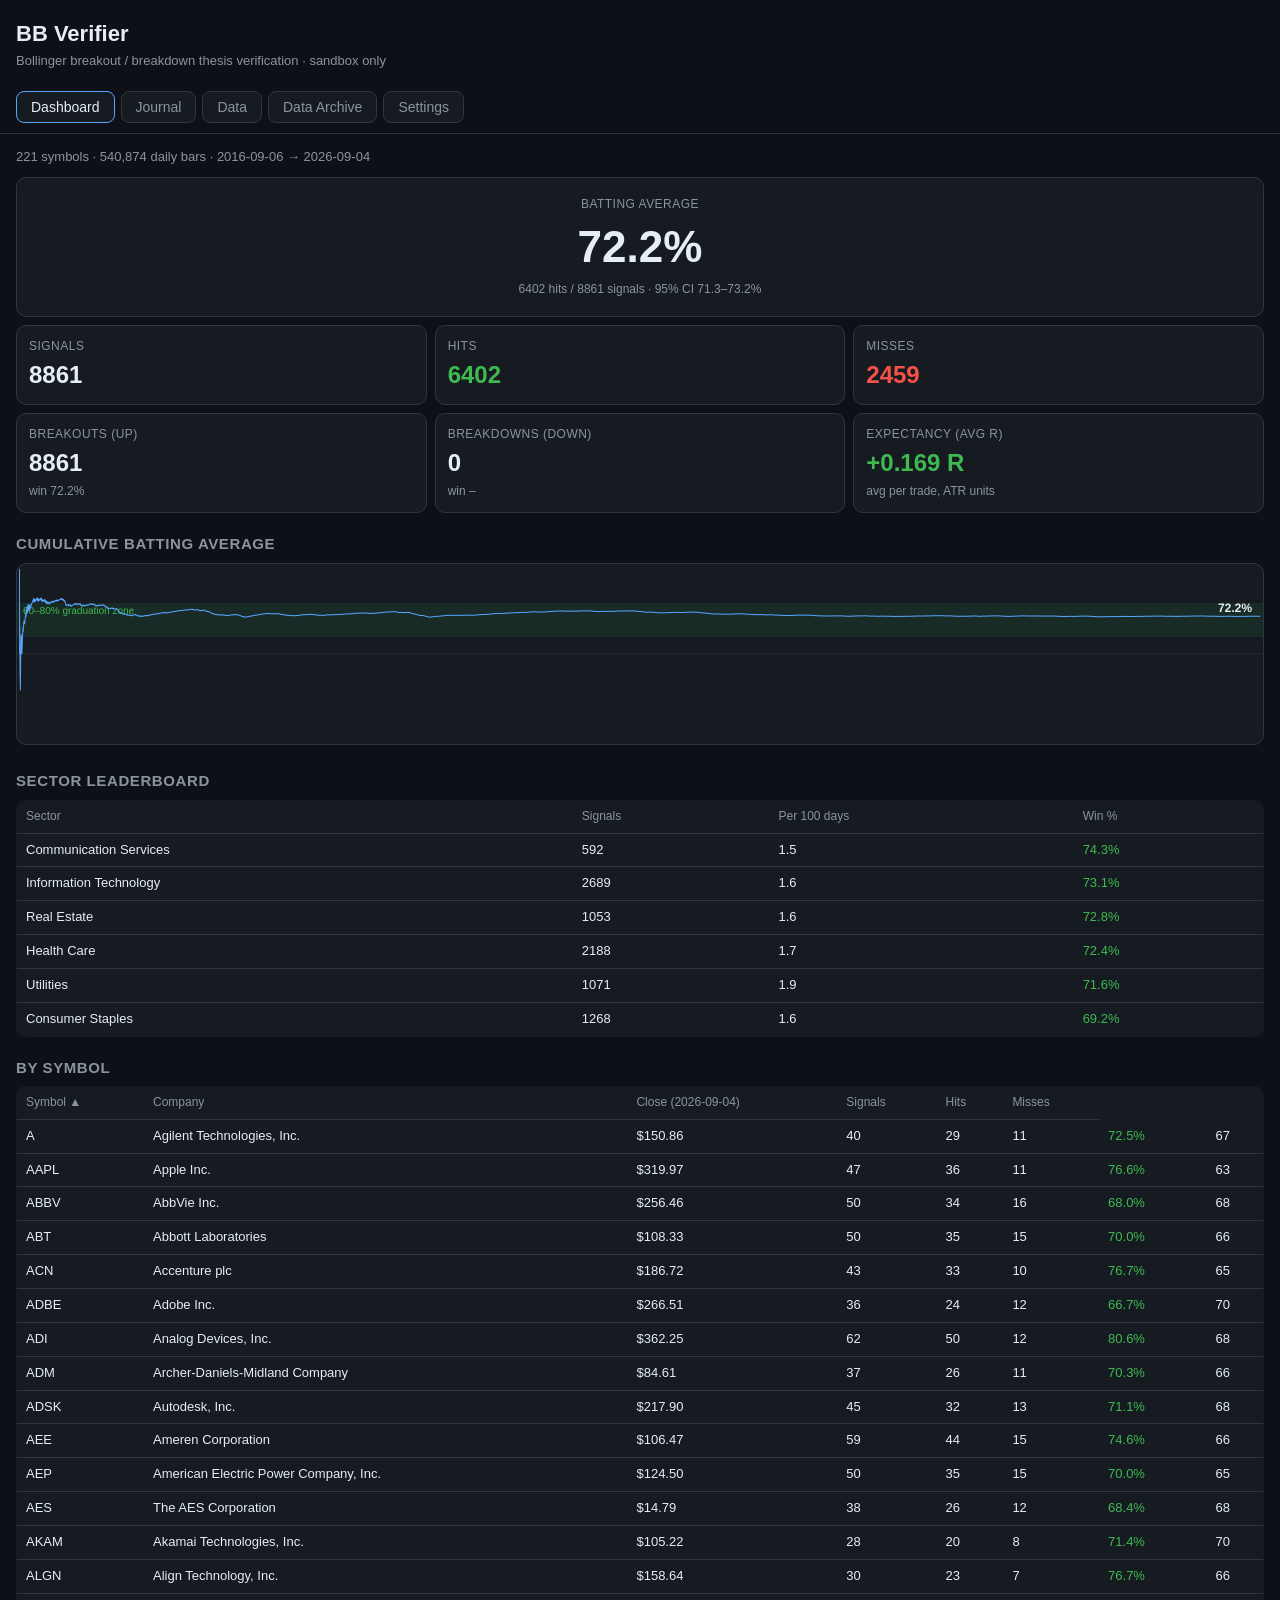
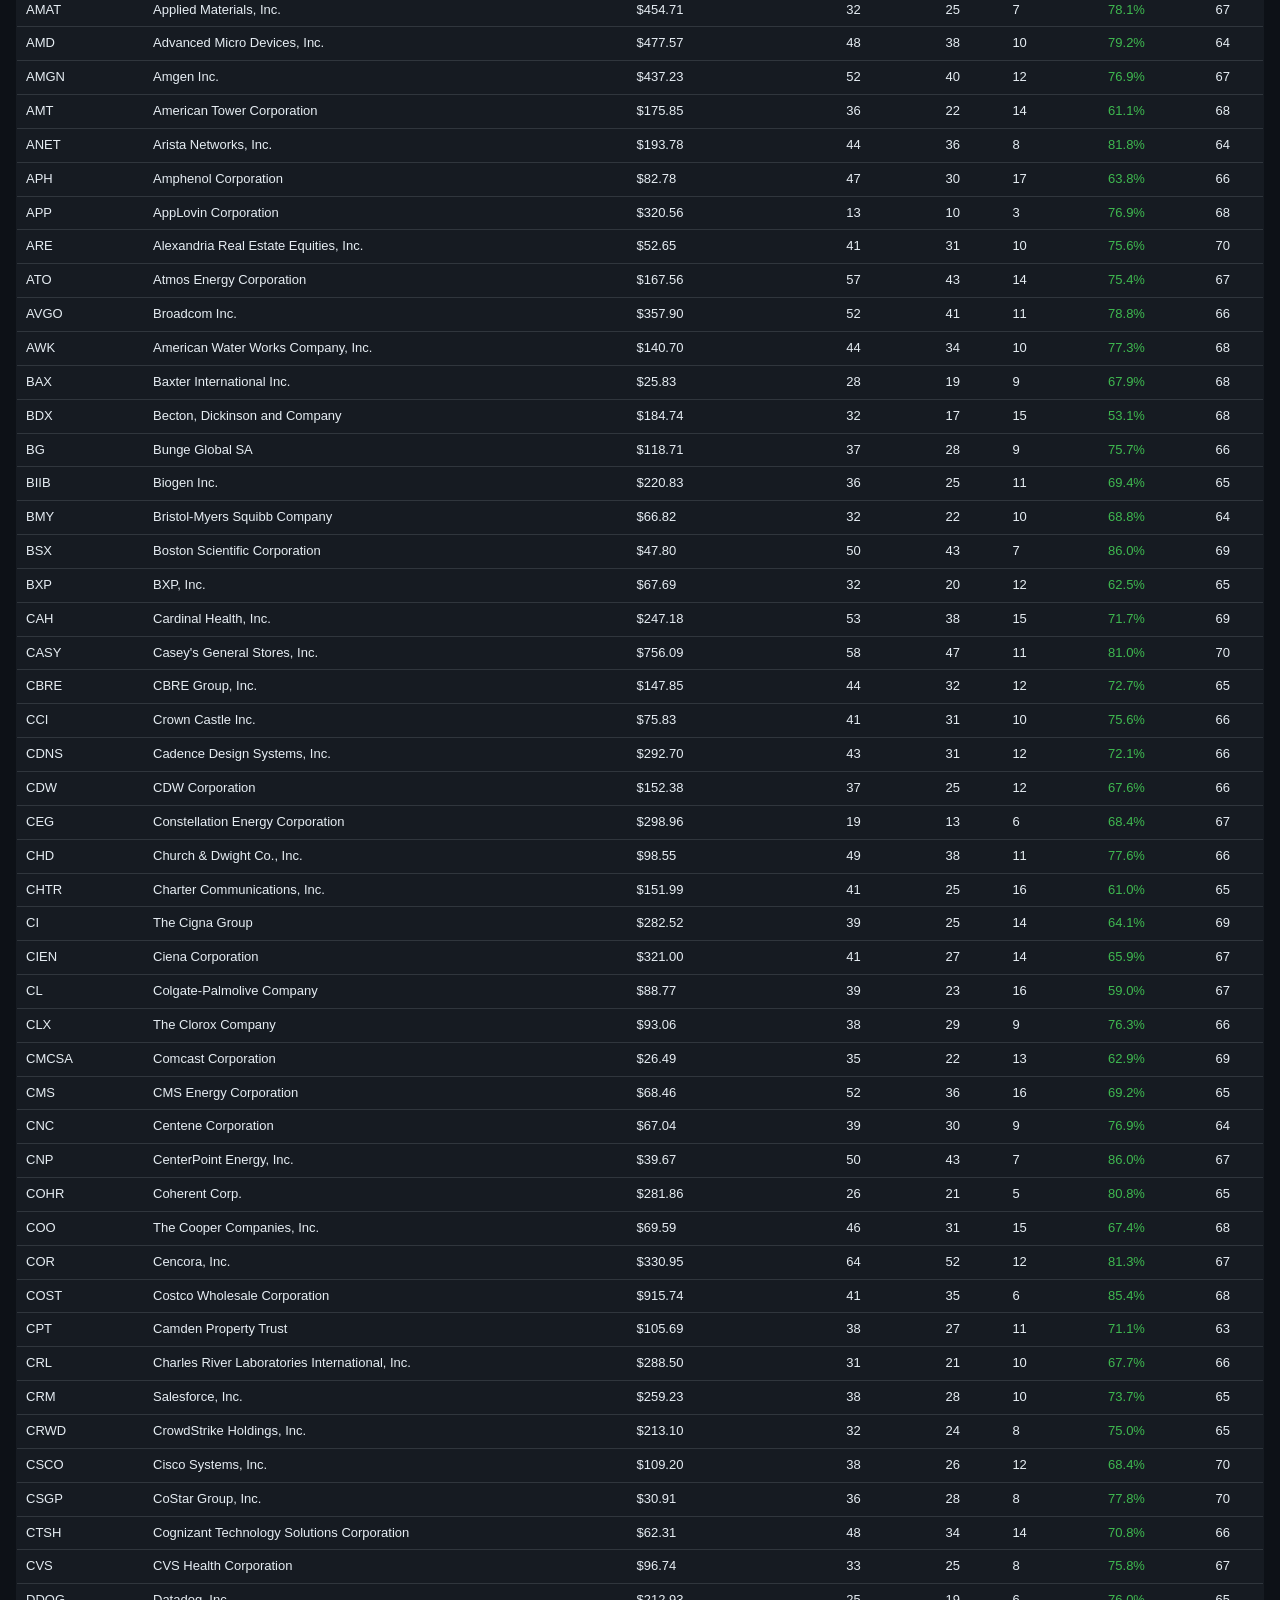
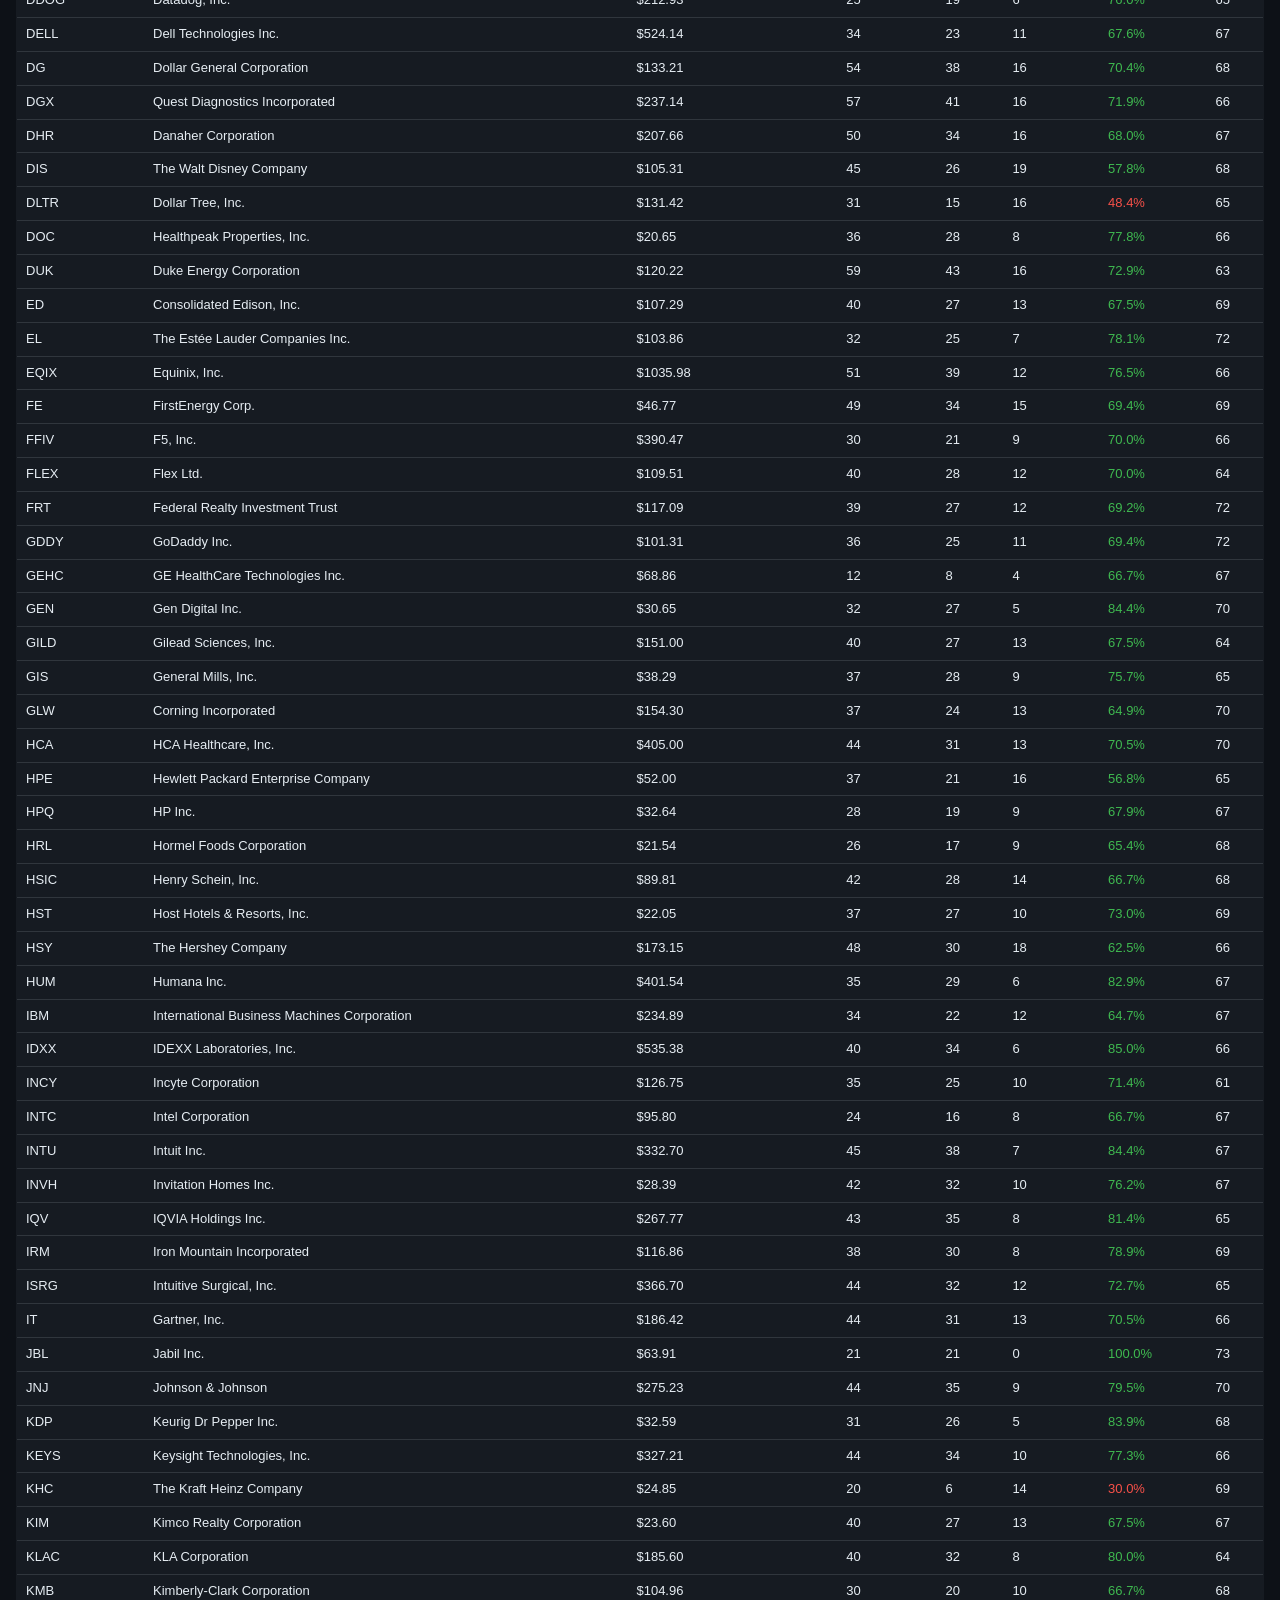
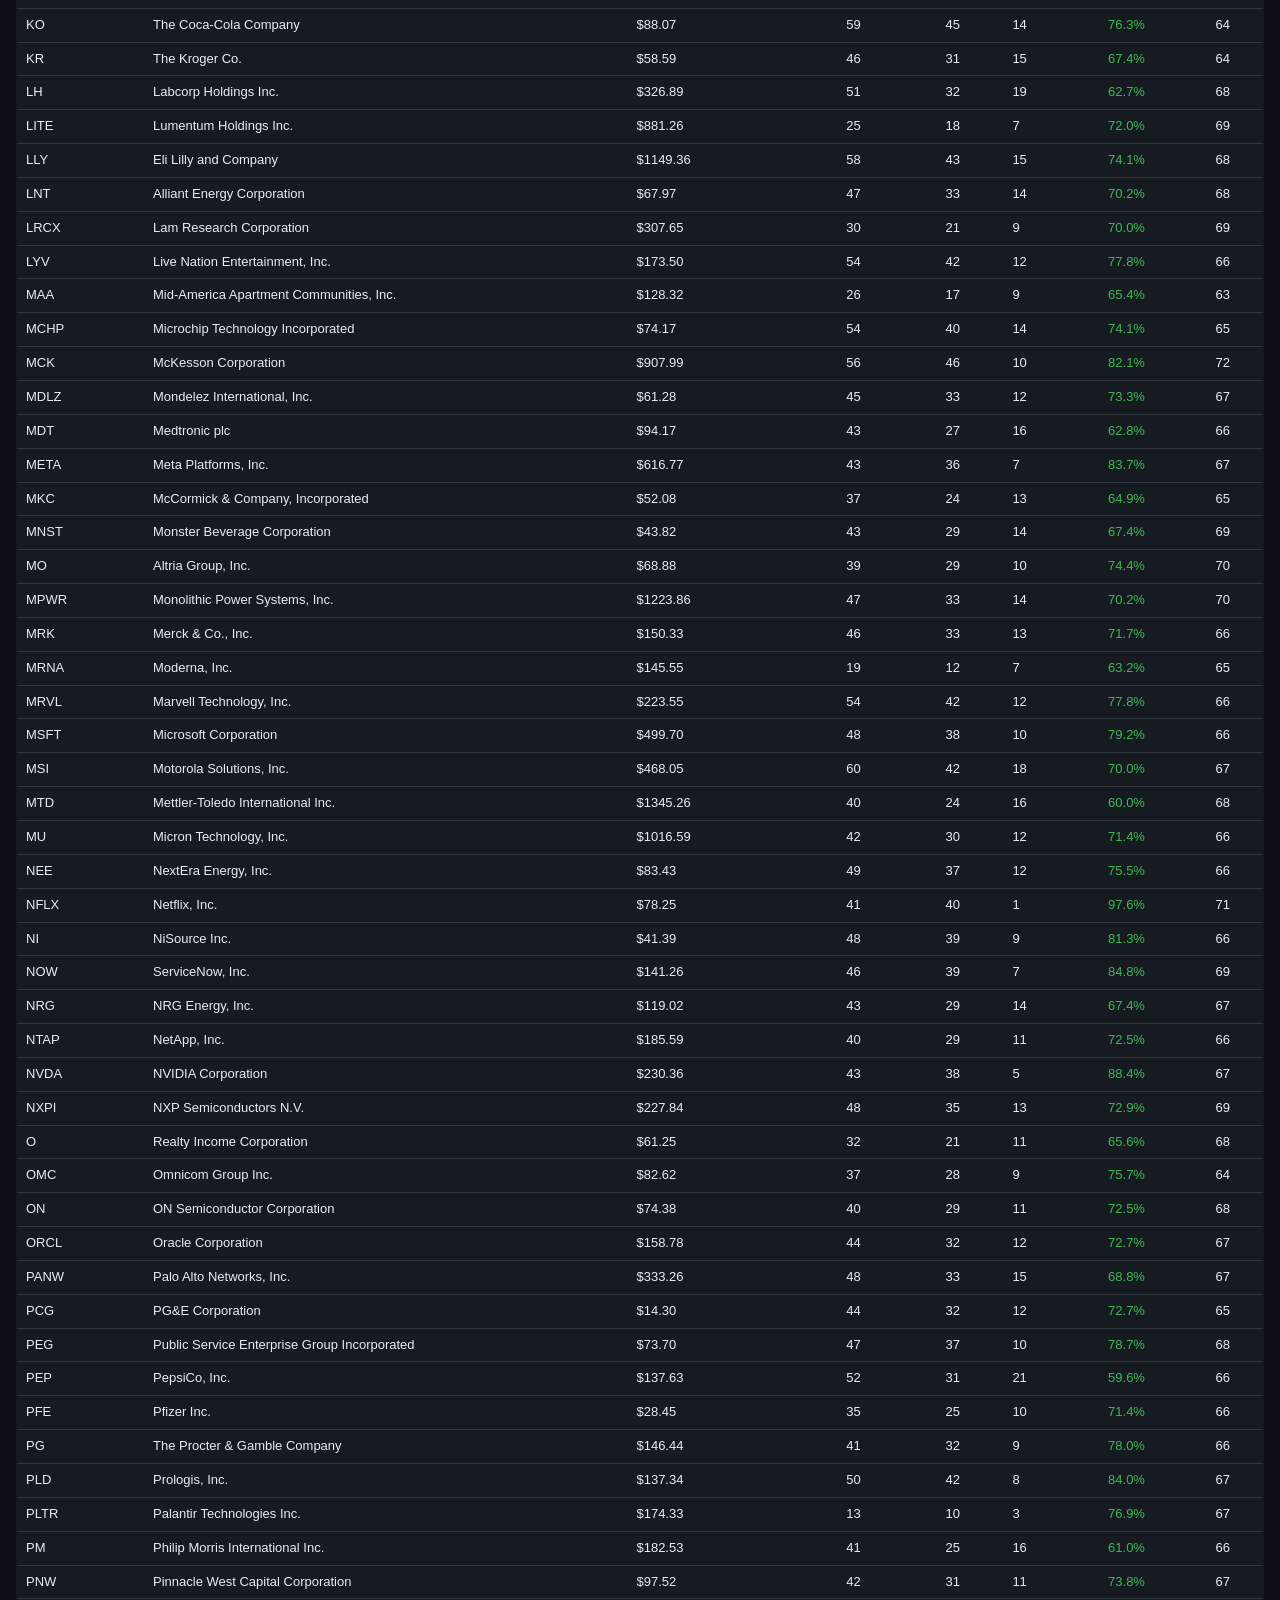
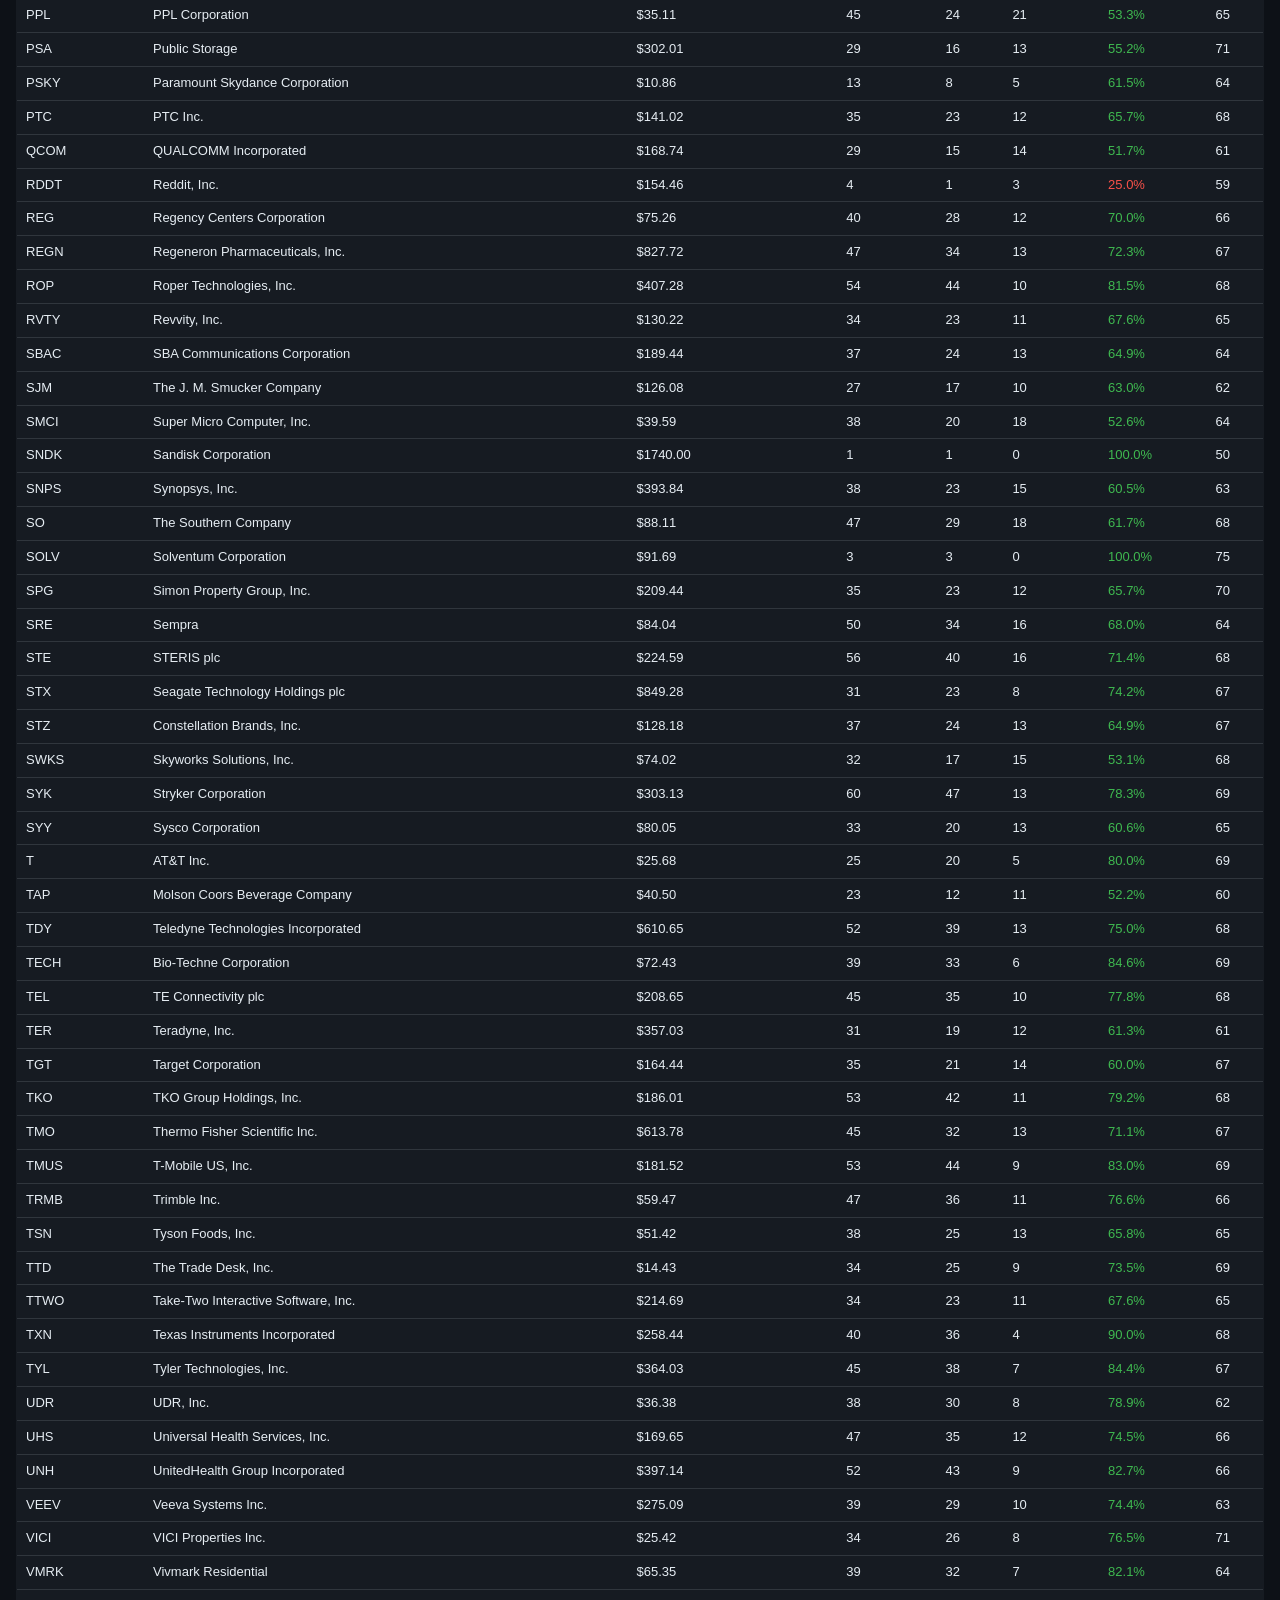
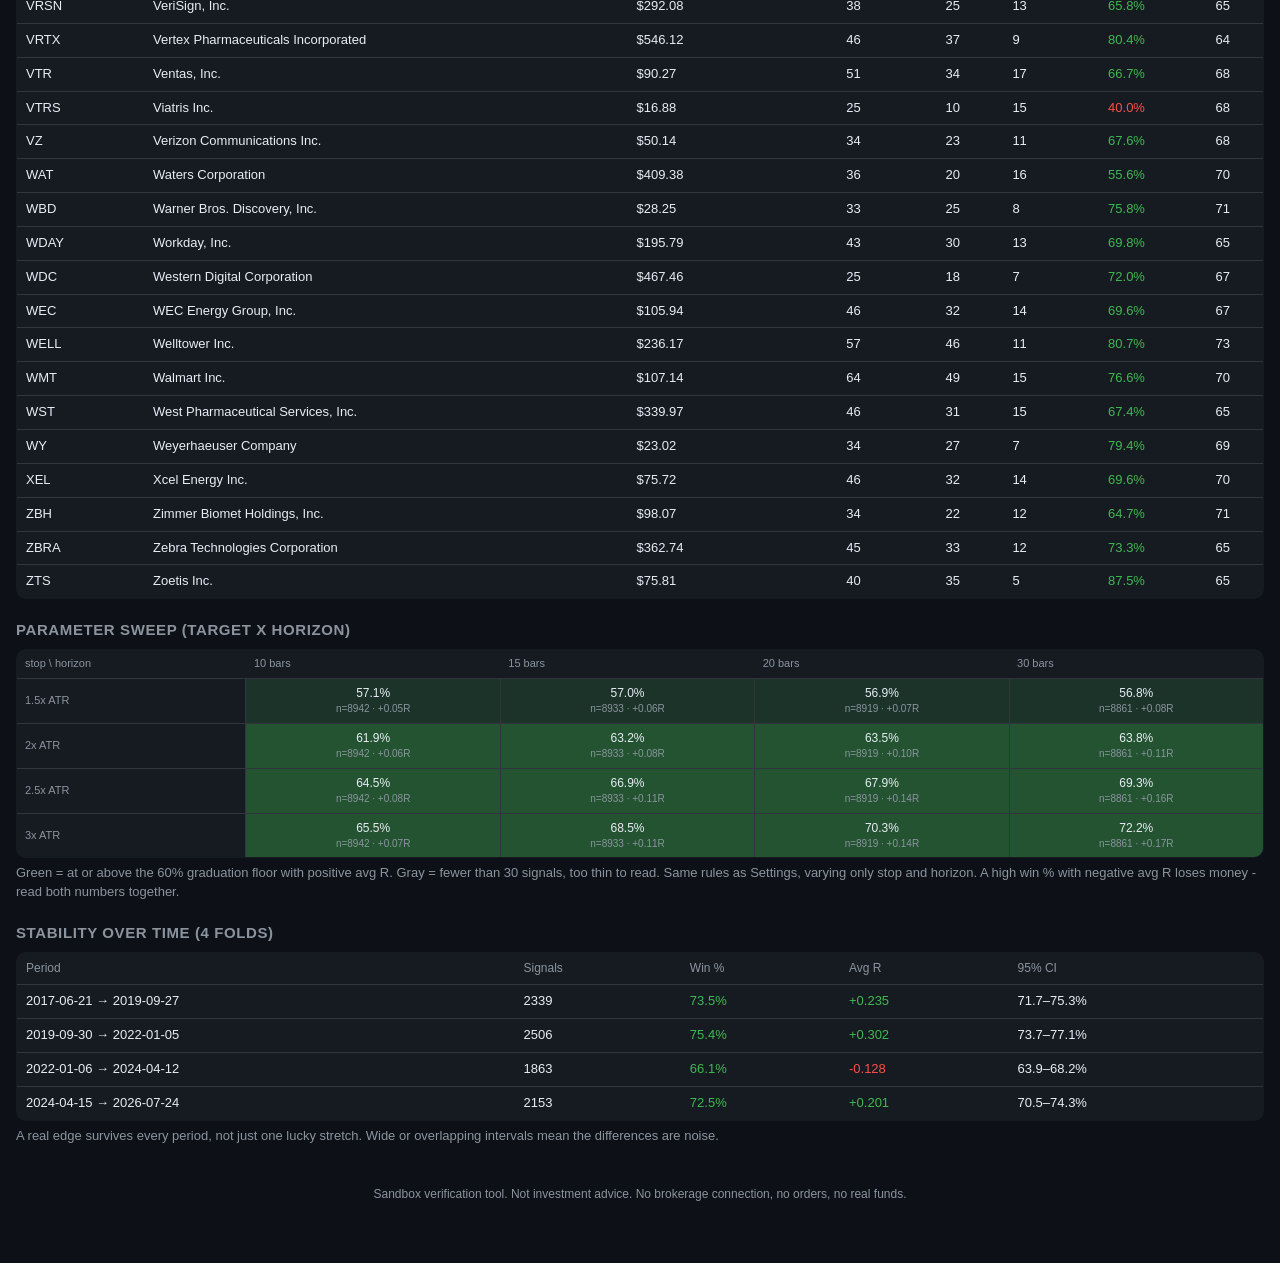
<file: 3-index_v2.html>
<!DOCTYPE html>
<html lang="en">
<head>
<meta charset="utf-8">
<meta name="viewport" content="width=device-width, initial-scale=1, viewport-fit=cover">
<title>BB Verifier</title>
<meta name="theme-color" content="#0d1117">
<link rel="manifest" href="manifest.webmanifest">
<link rel="icon" href="icon-192.png">
<link rel="apple-touch-icon" href="icon-192.png">
<meta name="apple-mobile-web-app-capable" content="yes">
<meta name="apple-mobile-web-app-status-bar-style" content="black-translucent">
<link rel="stylesheet" href="styles.css">
</head>
<body>
<header>
  <h1>BB Verifier</h1>
  <div class="sub">Bollinger breakout / breakdown thesis verification &middot; sandbox only</div>
</header>

<nav id="tabs">
  <button data-tab="dashboard" class="active">Dashboard</button>
  <button data-tab="journal">Journal</button>
  <button data-tab="data">Data</button>
  <button data-tab="archive">Data Archive</button>
  <button data-tab="settings">Settings</button>
</nav>

<main>
<section id="tab-dashboard" class="tab active">
  <div id="status-line" class="status">Loading bundled data&hellip;</div>
  <div class="kpis">
    <div class="kpi hero"><div class="kpi-label">Batting average</div><div class="kpi-val" id="k-ba">&ndash;</div><div class="kpi-sub" id="k-ba-sub"></div></div>
    <div class="kpi"><div class="kpi-label">Signals</div><div class="kpi-val" id="k-sig">&ndash;</div></div>
    <div class="kpi"><div class="kpi-label">Hits</div><div class="kpi-val hit" id="k-hit">&ndash;</div></div>
    <div class="kpi"><div class="kpi-label">Misses</div><div class="kpi-val miss" id="k-miss">&ndash;</div></div>
    <div class="kpi"><div class="kpi-label">Breakouts (up)</div><div class="kpi-val" id="k-up">&ndash;</div><div class="kpi-sub" id="k-up-sub"></div></div>
    <div class="kpi"><div class="kpi-label">Breakdowns (down)</div><div class="kpi-val" id="k-dn">&ndash;</div><div class="kpi-sub" id="k-dn-sub"></div></div>
    <div class="kpi"><div class="kpi-label">Expectancy (avg R)</div><div class="kpi-val" id="k-avgr">&ndash;</div><div class="kpi-sub" id="k-avgr-sub"></div></div>
  </div>
  <h2>Cumulative batting average</h2>
  <canvas id="chart" height="180"></canvas>
  <h2>Sector leaderboard</h2>
  <table id="sector-table"><thead><tr><th>Sector</th><th>Signals</th><th>Per 100 days</th><th>Win %</th></tr></thead><tbody></tbody></table>
  <h2>By symbol</h2>
  <table id="symbol-table"><thead><tr><th>Symbol</th><th>Signals</th><th>Hits</th><th>Misses</th><th>Win %</th><th>Avg score</th></tr></thead><tbody></tbody></table>
</section>

<section id="tab-journal" class="tab">
  <div class="journal-filter" id="journal-filter"></div>
  <table id="journal-table"><thead><tr><th>Date</th><th>Symbol</th><th>Dir</th><th>Score</th><th>Reasons</th><th>Result</th><th>Bars</th></tr></thead><tbody></tbody></table>
  <div id="audit" class="audit hidden"></div>
</section>

<section id="tab-data" class="tab">
  <h2>Loaded data</h2>
  <div id="data-summary"></div>
  <h2>Import Yahoo CSV</h2>
  <p class="muted">Yahoo Finance &rarr; symbol page &rarr; Historical Data &rarr; Download. Columns: Date, Open, High, Low, Close, Adj Close, Volume.</p>
  <div class="row"><input type="text" id="csv-symbol" placeholder="Symbol (e.g. XLV)"><input type="file" id="csv-file" accept=".csv,text/csv"></div>
  <h2>Backup</h2>
  <div class="row">
    <button id="export-json">Export JSON</button>
    <button id="export-csv">Export journal CSV</button>
    <button id="import-json-btn">Import backup JSON</button>
    <input type="file" id="import-json" accept=".json,application/json" class="hidden">
  </div>
  <p class="muted">Export before clearing browser data. Import restores data + journal on any device.</p>
</section>

<section id="tab-archive" class="tab">
  <h2>Data archive</h2>
  <p>Full max-history daily data for all 502 S&amp;P 500 symbols, pulled from Yahoo Finance on 2026-09-05 during the Gold trial. 4,327,586 daily bars, oldest bar 1970-01-02, plus 48,424 dividends and 1,487 splits. Hosted permanently as a GitHub Release - it stays available after the trial lapses.</p>
  <p><a href="https://github.com/TradingSniper/bb/releases/tag/data-archive-v1" target="_blank" rel="noopener">Open the release on GitHub</a></p>

  <h2>Clean CSVs (recommended)</h2>
  <p class="muted">One CSV per symbol (date, open, high, low, close, adjclose, volume), plus events.json with every dividend and split. 70MB compressed in 3 parts - download all three, in this order:</p>
  <ul class="dl-list">
    <li><a href="https://github.com/TradingSniper/bb/releases/download/data-archive-v1/1-csv.tar.gz.part00">1-csv.tar.gz.part00</a></li>
    <li><a href="https://github.com/TradingSniper/bb/releases/download/data-archive-v1/2-csv.tar.gz.part01">2-csv.tar.gz.part01</a></li>
    <li><a href="https://github.com/TradingSniper/bb/releases/download/data-archive-v1/3-csv.tar.gz.part02">3-csv.tar.gz.part02</a></li>
  </ul>
  <pre class="code">cat 1-csv.tar.gz.part00 2-csv.tar.gz.part01 3-csv.tar.gz.part02 &gt; yahoo_sp500_daily_csv.tar.gz
tar xzf yahoo_sp500_daily_csv.tar.gz</pre>

  <h2>Raw Yahoo JSON (full API responses)</h2>
  <p class="muted">Unmodified chart API responses per symbol. 107MB compressed in 5 parts. The part numbering on GitHub is out of order - use this exact order:</p>
  <ul class="dl-list">
    <li><a href="https://github.com/TradingSniper/bb/releases/download/data-archive-v1/4-json.tar.gz.part00">4-json.tar.gz.part00</a></li>
    <li><a href="https://github.com/TradingSniper/bb/releases/download/data-archive-v1/6-json.tar.gz.part01">6-json.tar.gz.part01</a></li>
    <li><a href="https://github.com/TradingSniper/bb/releases/download/data-archive-v1/5-json.tar.gz.part02">5-json.tar.gz.part02</a></li>
    <li><a href="https://github.com/TradingSniper/bb/releases/download/data-archive-v1/1-json.tar.gz.part03">1-json.tar.gz.part03</a></li>
    <li><a href="https://github.com/TradingSniper/bb/releases/download/data-archive-v1/2-json.tar.gz.part04">2-json.tar.gz.part04</a></li>
  </ul>
  <pre class="code">cat 4-json.tar.gz.part00 6-json.tar.gz.part01 5-json.tar.gz.part02 1-json.tar.gz.part03 2-json.tar.gz.part04 &gt; yahoo_sp500_raw_json.tar.gz
tar xzf yahoo_sp500_raw_json.tar.gz</pre>

  <h2>Coverage</h2>
  <p class="muted">502 symbols: Industrials 77, Information Technology 70, Financials 70, Health Care 53, Consumer Discretionary 44, Consumer Staples 32, Real Estate 27, Utilities 23, Materials 22, Energy 17, Communication Services 17 (452 classified; 50 newer listings unclassified). Tick symbols use dash format (BRK-B, BF-B). To use a symbol here, unpack its CSV and import it on the Data tab.</p>
</section>

<section id="tab-settings" class="tab">
  <h2>Signal rules</h2>
  <div class="settings-grid">
    <label>Bollinger length <input type="number" id="s-bblen" value="20" min="5" max="100"></label>
    <label>Bollinger mult <input type="number" id="s-bbmult" value="2" step="0.1" min="0.5" max="5"></label>
    <label>Squeeze lookback <input type="number" id="s-sqlook" value="126" min="20" max="500"></label>
    <label>Squeeze percentile <input type="number" id="s-sqpct" value="0.20" step="0.05" min="0.05" max="0.9"></label>
    <label>Volume multiple <input type="number" id="s-volmult" value="1.5" step="0.1" min="0" max="10"></label>
    <label>ATR length <input type="number" id="s-atrlen" value="14" min="2" max="100"></label>
    <label>Target (ATR mult) <input type="number" id="s-target" value="1.0" step="0.1" min="0.1" max="10"></label>
    <label>Stop (ATR mult) <input type="number" id="s-stop" value="1.0" step="0.1" min="0.1" max="10"></label>
    <label>Strategy <select id="s-mode"><option value="mr">Mean reversion (buy dips in uptrends)</option><option value="bo">Breakout following</option></select></label>
    <label>Direction (breakout mode) <input type="text" id="s-dir-note" value="Long breakouts only" disabled></label>
    <label>Horizon (bars) <input type="number" id="s-horizon" value="5" min="1" max="60"></label>
    <label>Cooldown (bars) <input type="number" id="s-cooldown" value="5" min="0" max="60"></label>
  </div>
  <h2>Required confirmations</h2>
  <div class="settings-grid">
    <label><input type="checkbox" id="s-req-squeeze"> Require squeeze</label>
    <label><input type="checkbox" id="s-req-vol"> Require volume confirm</label>
    <label><input type="checkbox" id="s-req-trend"> Require trend align (SMA50)</label>
    <label><input type="checkbox" id="s-excl-news"> Exclude news days (&gt;4% move)</label>
  </div>
  <h2>Presets</h2>
  <div class="row">
    <button id="preset-verified">Verified default (stop 3x, horizon 30)</button>
    <button id="preset-aggressive">Aggressive (stop 3.5x, horizon 40)</button>
  </div>
  <p class="muted" id="preset-note">Aggressive is parked, not default: OOS 79.1% win rate, +0.36R avg, wider stops and longer holds - high risk, high reward. Loading a preset fills the fields; click Apply and re-run to use it.</p>
  <div class="row"><button id="apply-settings">Apply and re-run</button><button id="reset-settings">Reset defaults</button></div>
  <h2>Backtesting universe</h2>
  <p class="muted" id="universe-list"></p>
  <h2>How a hit is scored</h2>
  <p class="muted" id="rules-explainer"></p>
</section>
</main>

<footer>Sandbox verification tool. Not investment advice. No brokerage connection, no orders, no real funds.</footer>
<script src="1-bundle_a.js"></script>
<script src="2-bundle_b.js"></script>
<script src="engine.js"></script>
<script src="app.js"></script>
</body>
</html>
</file>
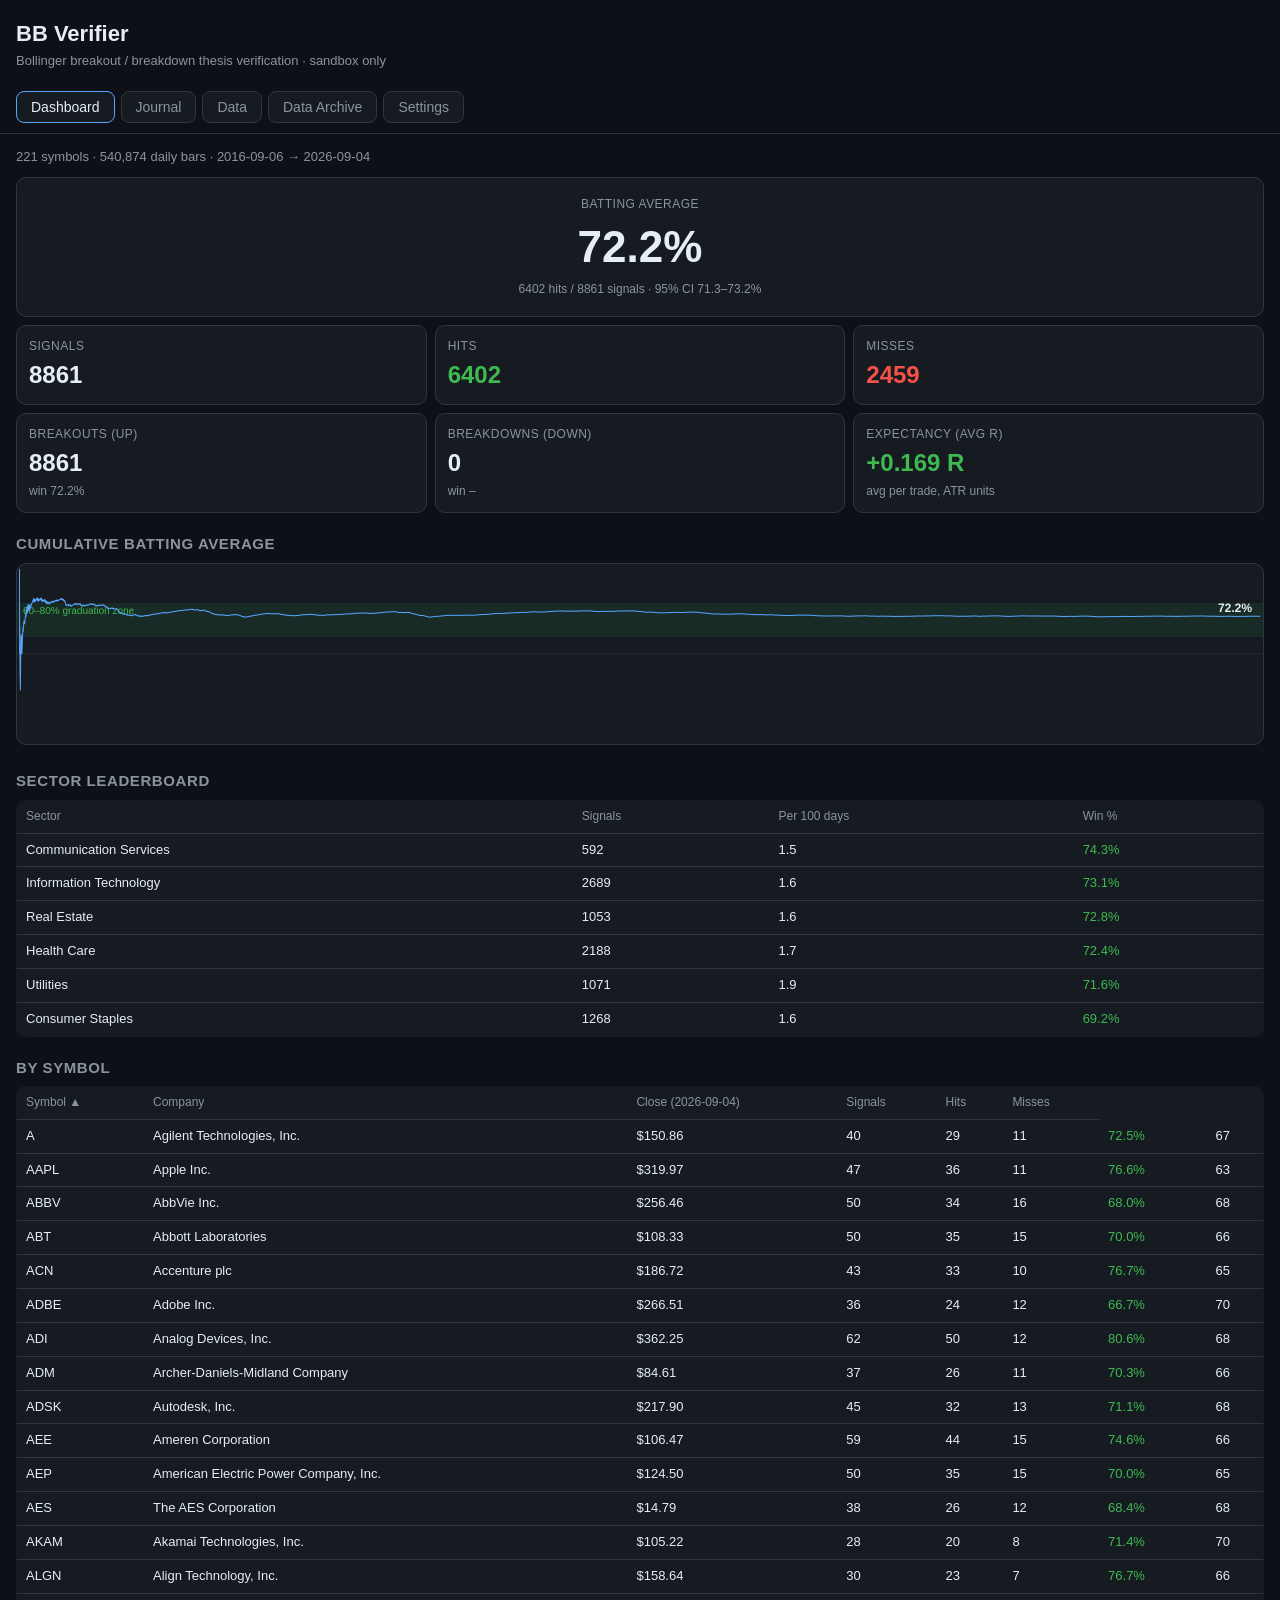
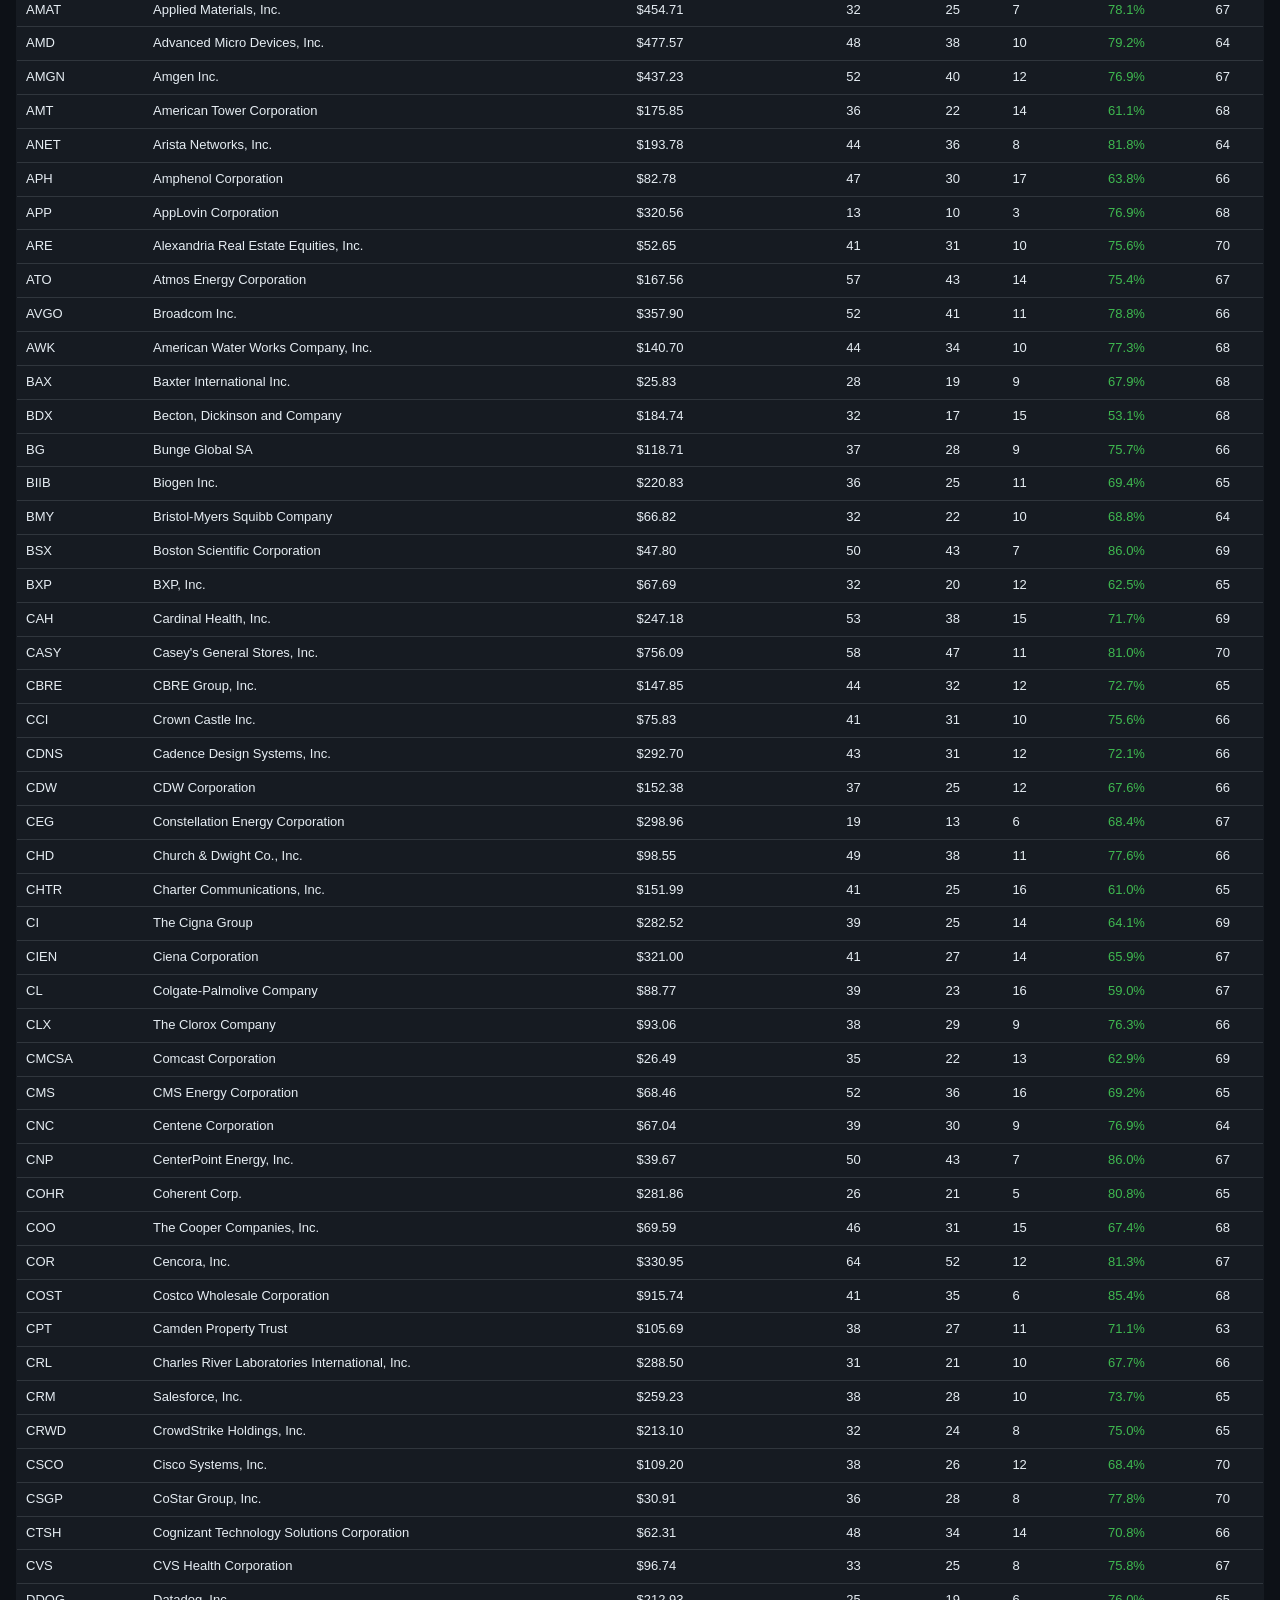
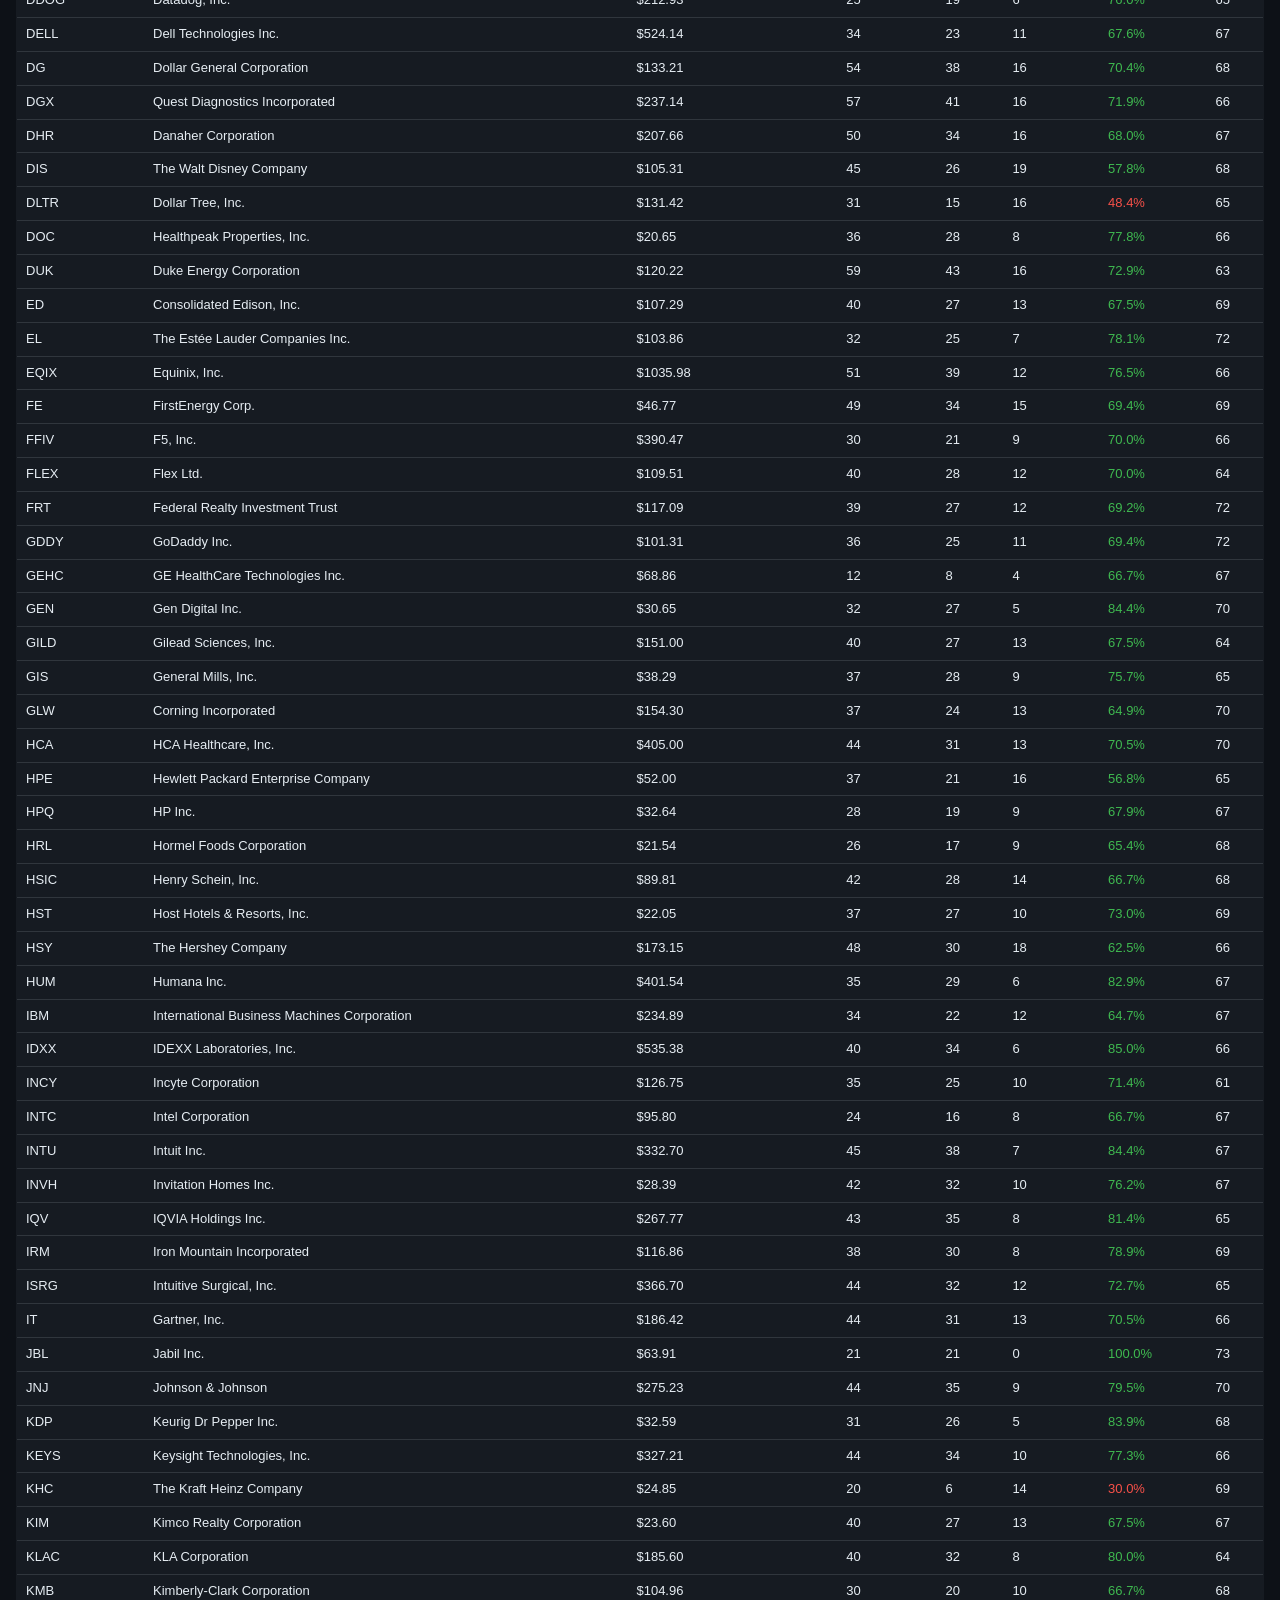
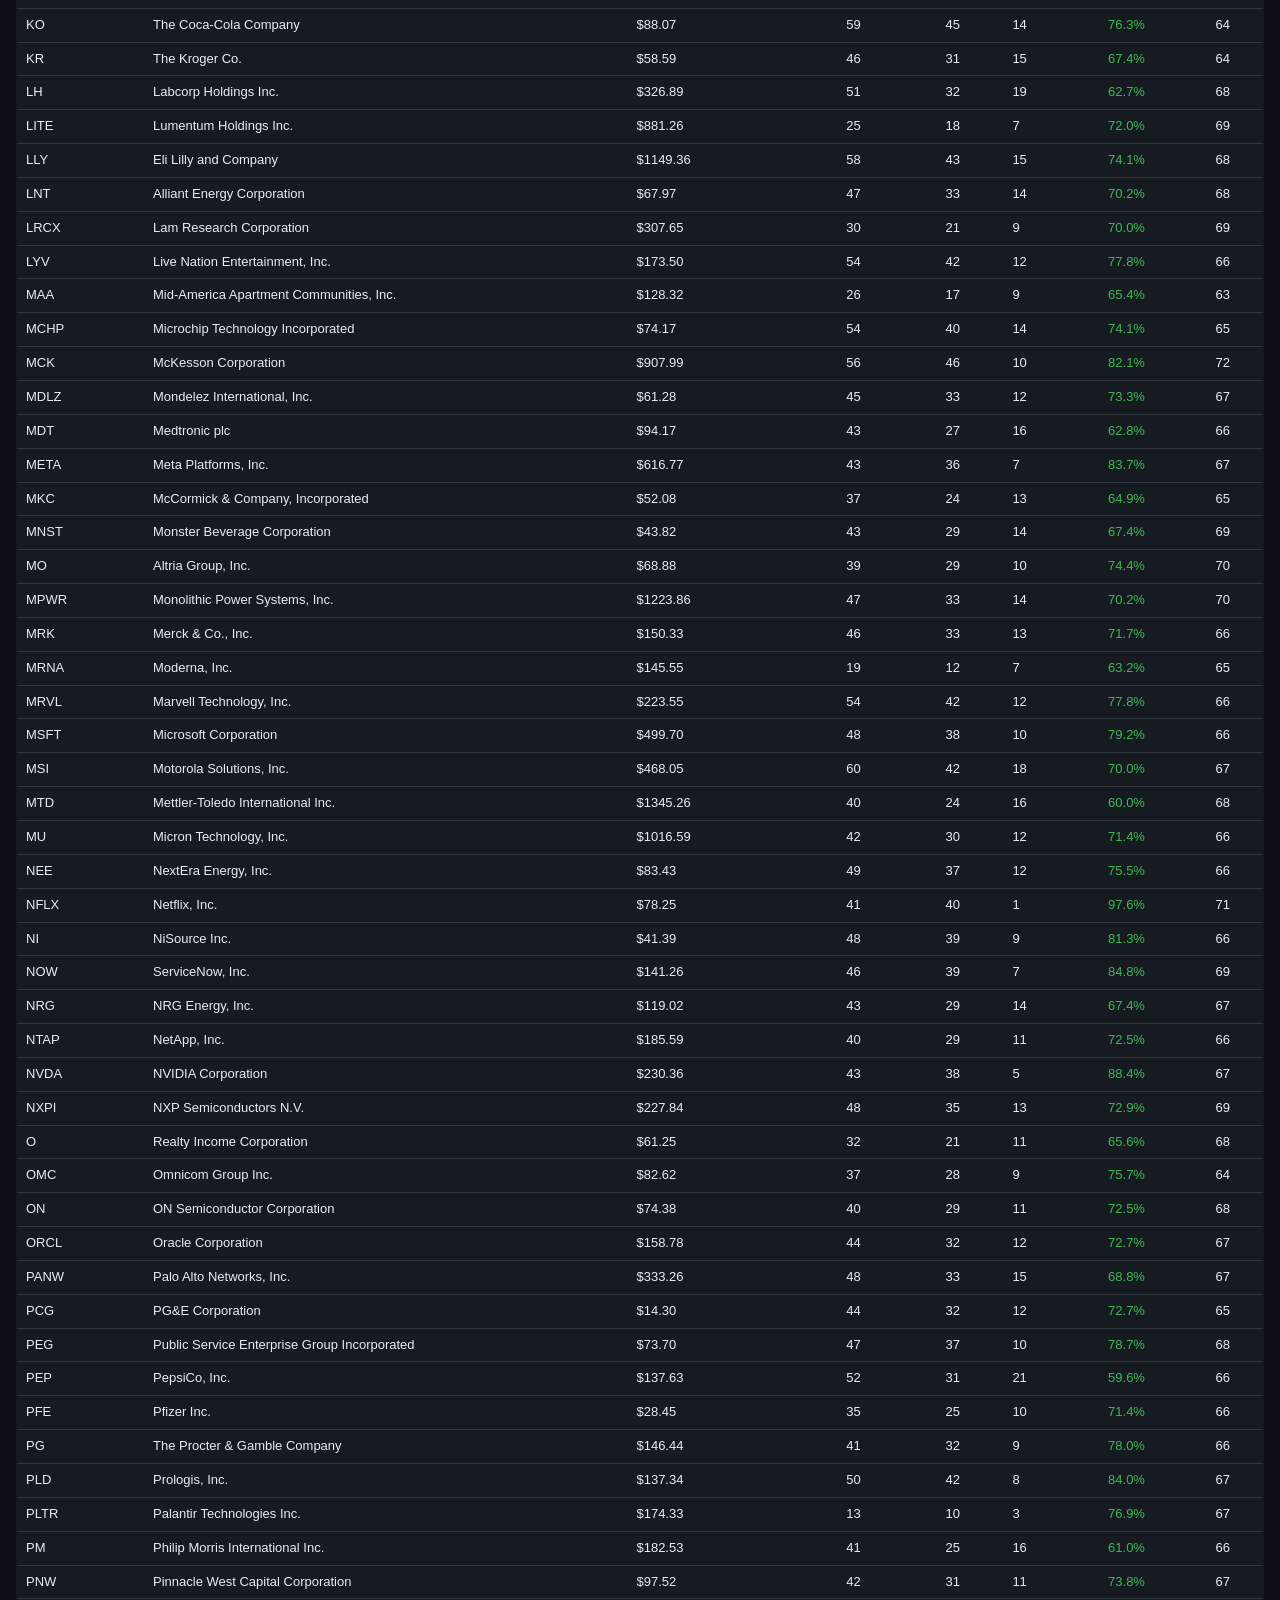
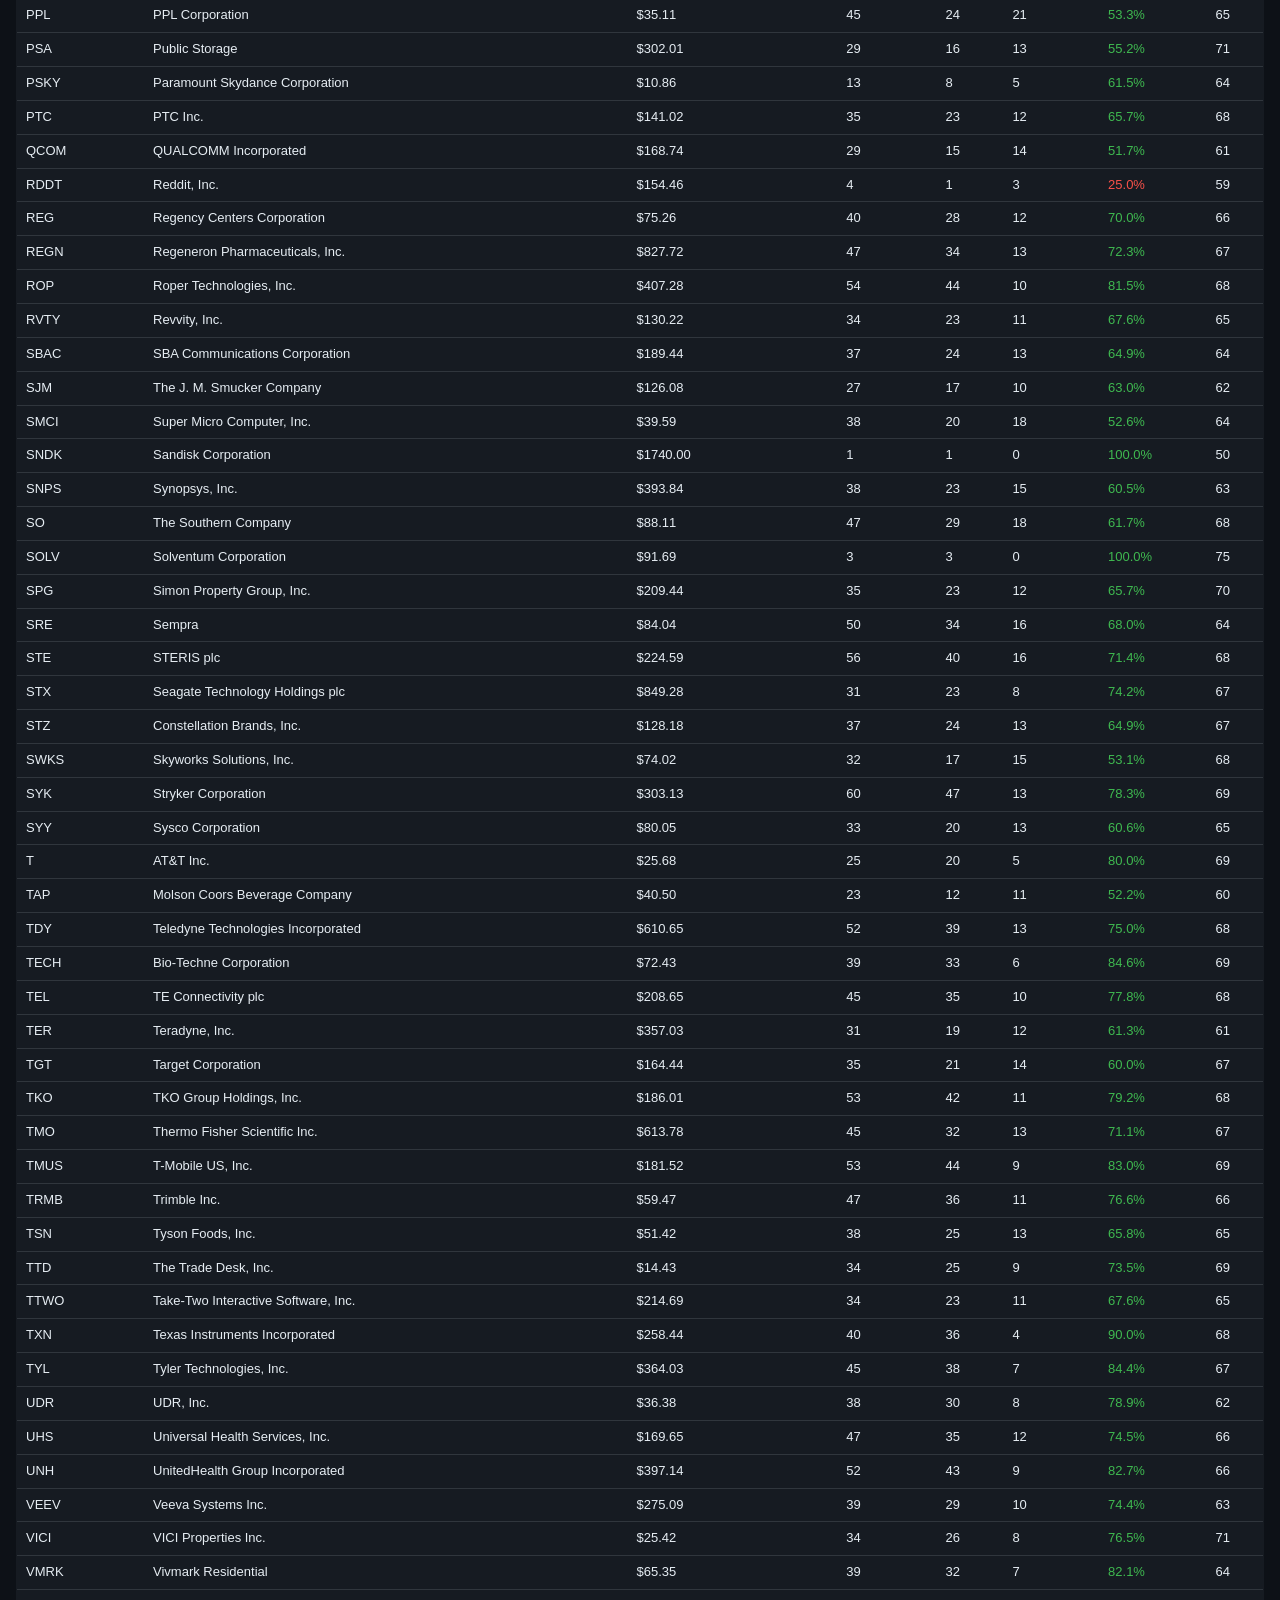
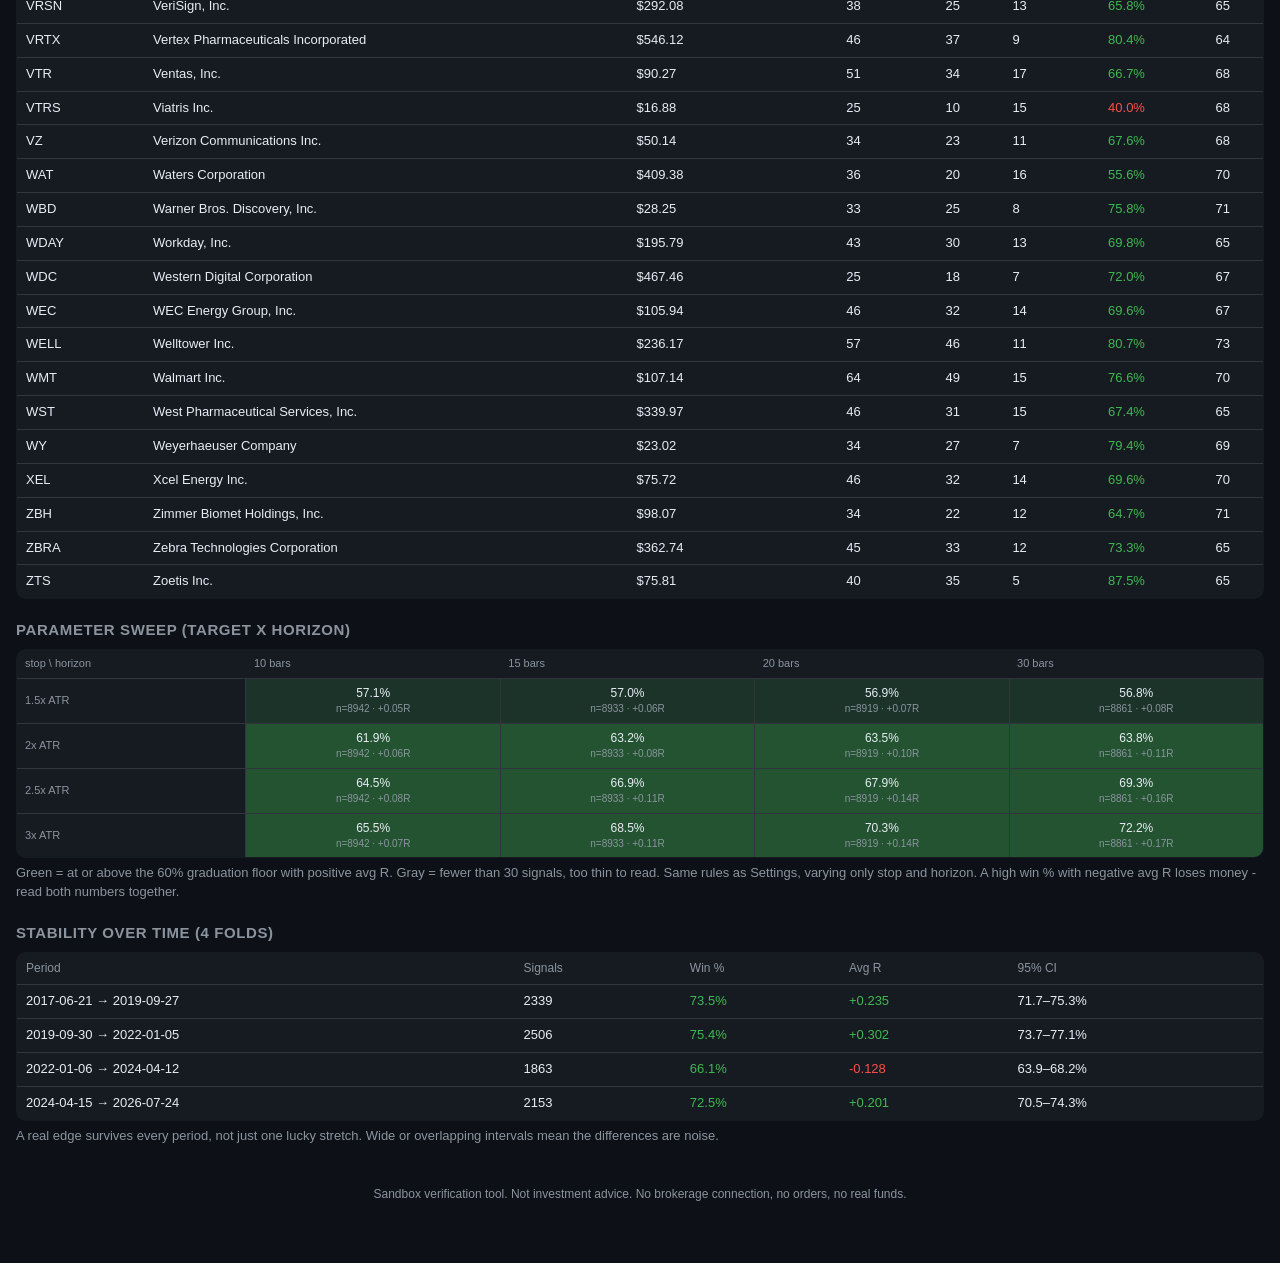
<file: 7-index_v3.html>
<!DOCTYPE html>
<html lang="en">
<head>
<meta charset="utf-8">
<meta name="viewport" content="width=device-width, initial-scale=1, viewport-fit=cover">
<title>BB Verifier</title>
<meta name="theme-color" content="#0d1117">
<link rel="manifest" href="manifest.webmanifest">
<link rel="icon" href="icon-192.png">
<link rel="apple-touch-icon" href="icon-192.png">
<meta name="apple-mobile-web-app-capable" content="yes">
<meta name="apple-mobile-web-app-status-bar-style" content="black-translucent">
<link rel="stylesheet" href="styles.css">
</head>
<body>
<header>
  <h1>BB Verifier</h1>
  <div class="sub">Bollinger breakout / breakdown thesis verification &middot; sandbox only</div>
</header>

<nav id="tabs">
  <button data-tab="dashboard" class="active">Dashboard</button>
  <button data-tab="journal">Journal</button>
  <button data-tab="data">Data</button>
  <button data-tab="archive">Data Archive</button>
  <button data-tab="settings">Settings</button>
</nav>

<main>
<section id="tab-dashboard" class="tab active">
  <div id="status-line" class="status">Loading bundled data&hellip;</div>
  <div class="kpis">
    <div class="kpi hero"><div class="kpi-label">Batting average</div><div class="kpi-val" id="k-ba">&ndash;</div><div class="kpi-sub" id="k-ba-sub"></div></div>
    <div class="kpi"><div class="kpi-label">Signals</div><div class="kpi-val" id="k-sig">&ndash;</div></div>
    <div class="kpi"><div class="kpi-label">Hits</div><div class="kpi-val hit" id="k-hit">&ndash;</div></div>
    <div class="kpi"><div class="kpi-label">Misses</div><div class="kpi-val miss" id="k-miss">&ndash;</div></div>
    <div class="kpi"><div class="kpi-label">Breakouts (up)</div><div class="kpi-val" id="k-up">&ndash;</div><div class="kpi-sub" id="k-up-sub"></div></div>
    <div class="kpi"><div class="kpi-label">Breakdowns (down)</div><div class="kpi-val" id="k-dn">&ndash;</div><div class="kpi-sub" id="k-dn-sub"></div></div>
    <div class="kpi"><div class="kpi-label">Expectancy (avg R)</div><div class="kpi-val" id="k-avgr">&ndash;</div><div class="kpi-sub" id="k-avgr-sub"></div></div>
  </div>
  <h2>Cumulative batting average</h2>
  <canvas id="chart" height="180"></canvas>
  <h2>Sector leaderboard</h2>
  <table id="sector-table"><thead><tr><th>Sector</th><th>Signals</th><th>Per 100 days</th><th>Win %</th></tr></thead><tbody></tbody></table>
  <h2>By symbol</h2>
  <table id="symbol-table"><thead><tr><th>Symbol</th><th>Signals</th><th>Hits</th><th>Misses</th><th>Win %</th><th>Avg score</th></tr></thead><tbody></tbody></table>
</section>

<section id="tab-journal" class="tab">
  <div class="journal-filter" id="journal-filter"></div>
  <table id="journal-table"><thead><tr><th>Date</th><th>Symbol</th><th>Dir</th><th>Score</th><th>Reasons</th><th>Result</th><th>Bars</th></tr></thead><tbody></tbody></table>
  <div id="audit" class="audit hidden"></div>
</section>

<section id="tab-data" class="tab">
  <h2>Loaded data</h2>
  <div id="data-summary"></div>
  <h2>Import Yahoo CSV</h2>
  <p class="muted">Yahoo Finance &rarr; symbol page &rarr; Historical Data &rarr; Download. Columns: Date, Open, High, Low, Close, Adj Close, Volume.</p>
  <div class="row"><input type="text" id="csv-symbol" placeholder="Symbol (e.g. XLV)"><input type="file" id="csv-file" accept=".csv,text/csv"></div>
  <h2>Backup</h2>
  <div class="row">
    <button id="export-json">Export JSON</button>
    <button id="export-csv">Export journal CSV</button>
    <button id="import-json-btn">Import backup JSON</button>
    <input type="file" id="import-json" accept=".json,application/json" class="hidden">
  </div>
  <p class="muted">Export before clearing browser data. Import restores data + journal on any device.</p>
</section>

<section id="tab-archive" class="tab">
  <h2>Data archive</h2>
  <p>Full max-history daily data for all 502 S&amp;P 500 symbols. Hosted permanently at <a href="https://github.com/TradingSniper/bb/releases/tag/data-archive-v1" target="_blank" rel="noopener">https://github.com/TradingSniper/bb/releases/tag/data-archive-v1</a></p>
  <h2>What's included</h2>
  <ul class="dl-list">
    <li>Every S&amp;P 500 symbol (502 total), daily bars from its first trading day through 2026-09-04. Oldest bars reach 1970.</li>
    <li>4,327,586 daily bars in total - date, open, high, low, close, adjusted close, volume.</li>
    <li>Every dividend (48,424) and split (1,487) on record, in events.json.</li>
    <li>Two formats below: clean CSVs (one per symbol, easiest to use) and the raw source JSON.</li>
  </ul>

  <h2>Clean CSVs (recommended)</h2>
  <p class="muted">One CSV per symbol, plus events.json with every dividend and split. 70MB compressed in 3 parts - download all three, in this order:</p>
  <ul class="dl-list">
    <li><a href="https://github.com/TradingSniper/bb/releases/download/data-archive-v1/1-csv.tar.gz.part00">1-csv.tar.gz.part00</a></li>
    <li><a href="https://github.com/TradingSniper/bb/releases/download/data-archive-v1/2-csv.tar.gz.part01">2-csv.tar.gz.part01</a></li>
    <li><a href="https://github.com/TradingSniper/bb/releases/download/data-archive-v1/3-csv.tar.gz.part02">3-csv.tar.gz.part02</a></li>
  </ul>
  <pre class="code">cat 1-csv.tar.gz.part00 2-csv.tar.gz.part01 3-csv.tar.gz.part02 &gt; yahoo_sp500_daily_csv.tar.gz
tar xzf yahoo_sp500_daily_csv.tar.gz</pre>

  <h2>Raw Yahoo JSON (full API responses)</h2>
  <p class="muted">Unmodified source responses per symbol. 107MB compressed in 5 parts. The part numbering on GitHub is out of order - use this exact order:</p>
  <ul class="dl-list">
    <li><a href="https://github.com/TradingSniper/bb/releases/download/data-archive-v1/4-json.tar.gz.part00">4-json.tar.gz.part00</a></li>
    <li><a href="https://github.com/TradingSniper/bb/releases/download/data-archive-v1/6-json.tar.gz.part01">6-json.tar.gz.part01</a></li>
    <li><a href="https://github.com/TradingSniper/bb/releases/download/data-archive-v1/5-json.tar.gz.part02">5-json.tar.gz.part02</a></li>
    <li><a href="https://github.com/TradingSniper/bb/releases/download/data-archive-v1/1-json.tar.gz.part03">1-json.tar.gz.part03</a></li>
    <li><a href="https://github.com/TradingSniper/bb/releases/download/data-archive-v1/2-json.tar.gz.part04">2-json.tar.gz.part04</a></li>
  </ul>
  <pre class="code">cat 4-json.tar.gz.part00 6-json.tar.gz.part01 5-json.tar.gz.part02 1-json.tar.gz.part03 2-json.tar.gz.part04 &gt; yahoo_sp500_raw_json.tar.gz
tar xzf yahoo_sp500_raw_json.tar.gz</pre>

  <h2>Coverage</h2>
  <p class="muted">502 symbols: Industrials 77, Information Technology 70, Financials 70, Health Care 53, Consumer Discretionary 44, Consumer Staples 32, Real Estate 27, Utilities 23, Materials 22, Energy 17, Communication Services 17 (452 classified; 50 newer listings unclassified). Tick symbols use dash format (BRK-B, BF-B). To use a symbol here, unpack its CSV and import it on the Data tab.</p>
</section>

<section id="tab-settings" class="tab">
  <h2>Signal rules</h2>
  <div class="settings-grid">
    <label>Bollinger length <input type="number" id="s-bblen" value="20" min="5" max="100"></label>
    <label>Bollinger mult <input type="number" id="s-bbmult" value="2" step="0.1" min="0.5" max="5"></label>
    <label>Squeeze lookback <input type="number" id="s-sqlook" value="126" min="20" max="500"></label>
    <label>Squeeze percentile <input type="number" id="s-sqpct" value="0.20" step="0.05" min="0.05" max="0.9"></label>
    <label>Volume multiple <input type="number" id="s-volmult" value="1.5" step="0.1" min="0" max="10"></label>
    <label>ATR length <input type="number" id="s-atrlen" value="14" min="2" max="100"></label>
    <label>Target (ATR mult) <input type="number" id="s-target" value="1.0" step="0.1" min="0.1" max="10"></label>
    <label>Stop (ATR mult) <input type="number" id="s-stop" value="1.0" step="0.1" min="0.1" max="10"></label>
    <label>Strategy <select id="s-mode"><option value="mr">Mean reversion (buy dips in uptrends)</option><option value="bo">Breakout following</option></select></label>
    <label>Direction (breakout mode) <input type="text" id="s-dir-note" value="Long breakouts only" disabled></label>
    <label>Horizon (bars) <input type="number" id="s-horizon" value="5" min="1" max="60"></label>
    <label>Cooldown (bars) <input type="number" id="s-cooldown" value="5" min="0" max="60"></label>
  </div>
  <h2>Required confirmations</h2>
  <div class="settings-grid">
    <label><input type="checkbox" id="s-req-squeeze"> Require squeeze</label>
    <label><input type="checkbox" id="s-req-vol"> Require volume confirm</label>
    <label><input type="checkbox" id="s-req-trend"> Require trend align (SMA50)</label>
    <label><input type="checkbox" id="s-excl-news"> Exclude news days (&gt;4% move)</label>
  </div>
  <h2>Presets</h2>
  <div class="row">
    <button id="preset-verified">Verified default (stop 3x, horizon 30)</button>
    <button id="preset-aggressive">Aggressive (stop 3.5x, horizon 40)</button>
  </div>
  <p class="muted" id="preset-note">Aggressive is parked, not default: OOS 79.1% win rate, +0.36R avg, wider stops and longer holds - high risk, high reward. Loading a preset fills the fields; click Apply and re-run to use it.</p>
  <div class="row"><button id="apply-settings">Apply and re-run</button><button id="reset-settings">Reset defaults</button></div>
  <h2>Backtesting universe</h2>
  <p class="muted" id="universe-list"></p>
  <h2>How a hit is scored</h2>
  <p class="muted" id="rules-explainer"></p>
</section>
</main>

<footer>Sandbox verification tool. Not investment advice. No brokerage connection, no orders, no real funds.</footer>
<script src="1-bundle_a.js"></script>
<script src="2-bundle_b.js"></script>
<script src="engine.js"></script>
<script src="app.js"></script>
</body>
</html>
</file>
<file: styles.css>
:root{--bg:#0d1117;--panel:#161b22;--border:#30363d;--text:#e6edf3;--muted:#8b949e;--hit:#3fb950;--miss:#f85149;--accent:#58a6ff;}
*{box-sizing:border-box;margin:0;padding:0;}
body{background:var(--bg);color:var(--text);font-family:-apple-system,BlinkMacSystemFont,"Segoe UI",Roboto,Helvetica,Arial,sans-serif;font-size:15px;line-height:1.45;padding-bottom:40px;}
header{padding:18px 16px 10px;}
h1{font-size:22px;}
.sub{color:var(--muted);font-size:13px;margin-top:2px;}
nav#tabs{display:flex;gap:6px;padding:10px 16px;border-bottom:1px solid var(--border);position:sticky;top:0;background:var(--bg);z-index:5;}
nav#tabs button{background:var(--panel);color:var(--muted);border:1px solid var(--border);border-radius:8px;padding:7px 14px;font-size:14px;cursor:pointer;}
nav#tabs button.active{color:var(--text);border-color:var(--accent);}
main{padding:14px 16px;}
.tab{display:none;}
.tab.active{display:block;}
h2{font-size:15px;margin:20px 0 8px;color:var(--muted);text-transform:uppercase;letter-spacing:.04em;}
.status{color:var(--muted);font-size:13px;margin-bottom:10px;}
.kpis{display:grid;grid-template-columns:repeat(3,1fr);gap:8px;}
.kpi{background:var(--panel);border:1px solid var(--border);border-radius:10px;padding:12px;}
.kpi.hero{grid-column:span 3;text-align:center;padding:18px;}
.kpi.hero .kpi-val{font-size:44px;}
.kpi-label{color:var(--muted);font-size:12px;text-transform:uppercase;letter-spacing:.04em;}
.kpi-val{font-size:24px;font-weight:600;margin-top:2px;}
.kpi-val.hit{color:var(--hit);}
.kpi-val.miss{color:var(--miss);}
.kpi-sub{color:var(--muted);font-size:12px;margin-top:2px;}
canvas#chart{width:100%;background:var(--panel);border:1px solid var(--border);border-radius:10px;}
table{width:100%;border-collapse:collapse;font-size:13px;background:var(--panel);border:1px solid var(--border);border-radius:10px;overflow:hidden;}
th,td{padding:7px 9px;text-align:left;border-bottom:1px solid var(--border);white-space:nowrap;}
th{color:var(--muted);font-weight:500;font-size:12px;}
tr:last-child td{border-bottom:none;}
tbody tr{cursor:pointer;}
.pos{color:var(--hit);} .neg{color:var(--miss);}
.muted{color:var(--muted);font-size:13px;margin:6px 0;}
.row{display:flex;gap:8px;margin:10px 0;flex-wrap:wrap;}
button{background:var(--panel);color:var(--text);border:1px solid var(--border);border-radius:8px;padding:9px 14px;font-size:14px;cursor:pointer;}
button:active{border-color:var(--accent);}
input[type=text],input[type=number]{background:var(--panel);border:1px solid var(--border);border-radius:8px;color:var(--text);padding:9px 10px;font-size:14px;}
input[type=file]{color:var(--muted);font-size:13px;}
.settings-grid{display:grid;grid-template-columns:1fr 1fr;gap:10px;margin:8px 0;}
.settings-grid label{display:flex;flex-direction:column;gap:4px;font-size:13px;color:var(--muted);}
.settings-grid label:has(input[type=checkbox]){flex-direction:row;align-items:center;gap:8px;color:var(--text);}
.hidden{display:none;}
.audit{margin-top:14px;background:var(--panel);border:1px solid var(--accent);border-radius:10px;padding:12px;font-size:13px;}
.audit table{background:transparent;border:none;}
.journal-filter{display:flex;gap:6px;flex-wrap:wrap;margin-bottom:10px;}
.journal-filter button{padding:5px 10px;font-size:12px;}
.journal-filter button.active{border-color:var(--accent);color:var(--text);}
footer{padding:20px 16px;color:var(--muted);font-size:12px;text-align:center;}
@media (max-width:420px){.kpis{grid-template-columns:repeat(2,1fr);}.kpi.hero{grid-column:span 2;}}
</file>
